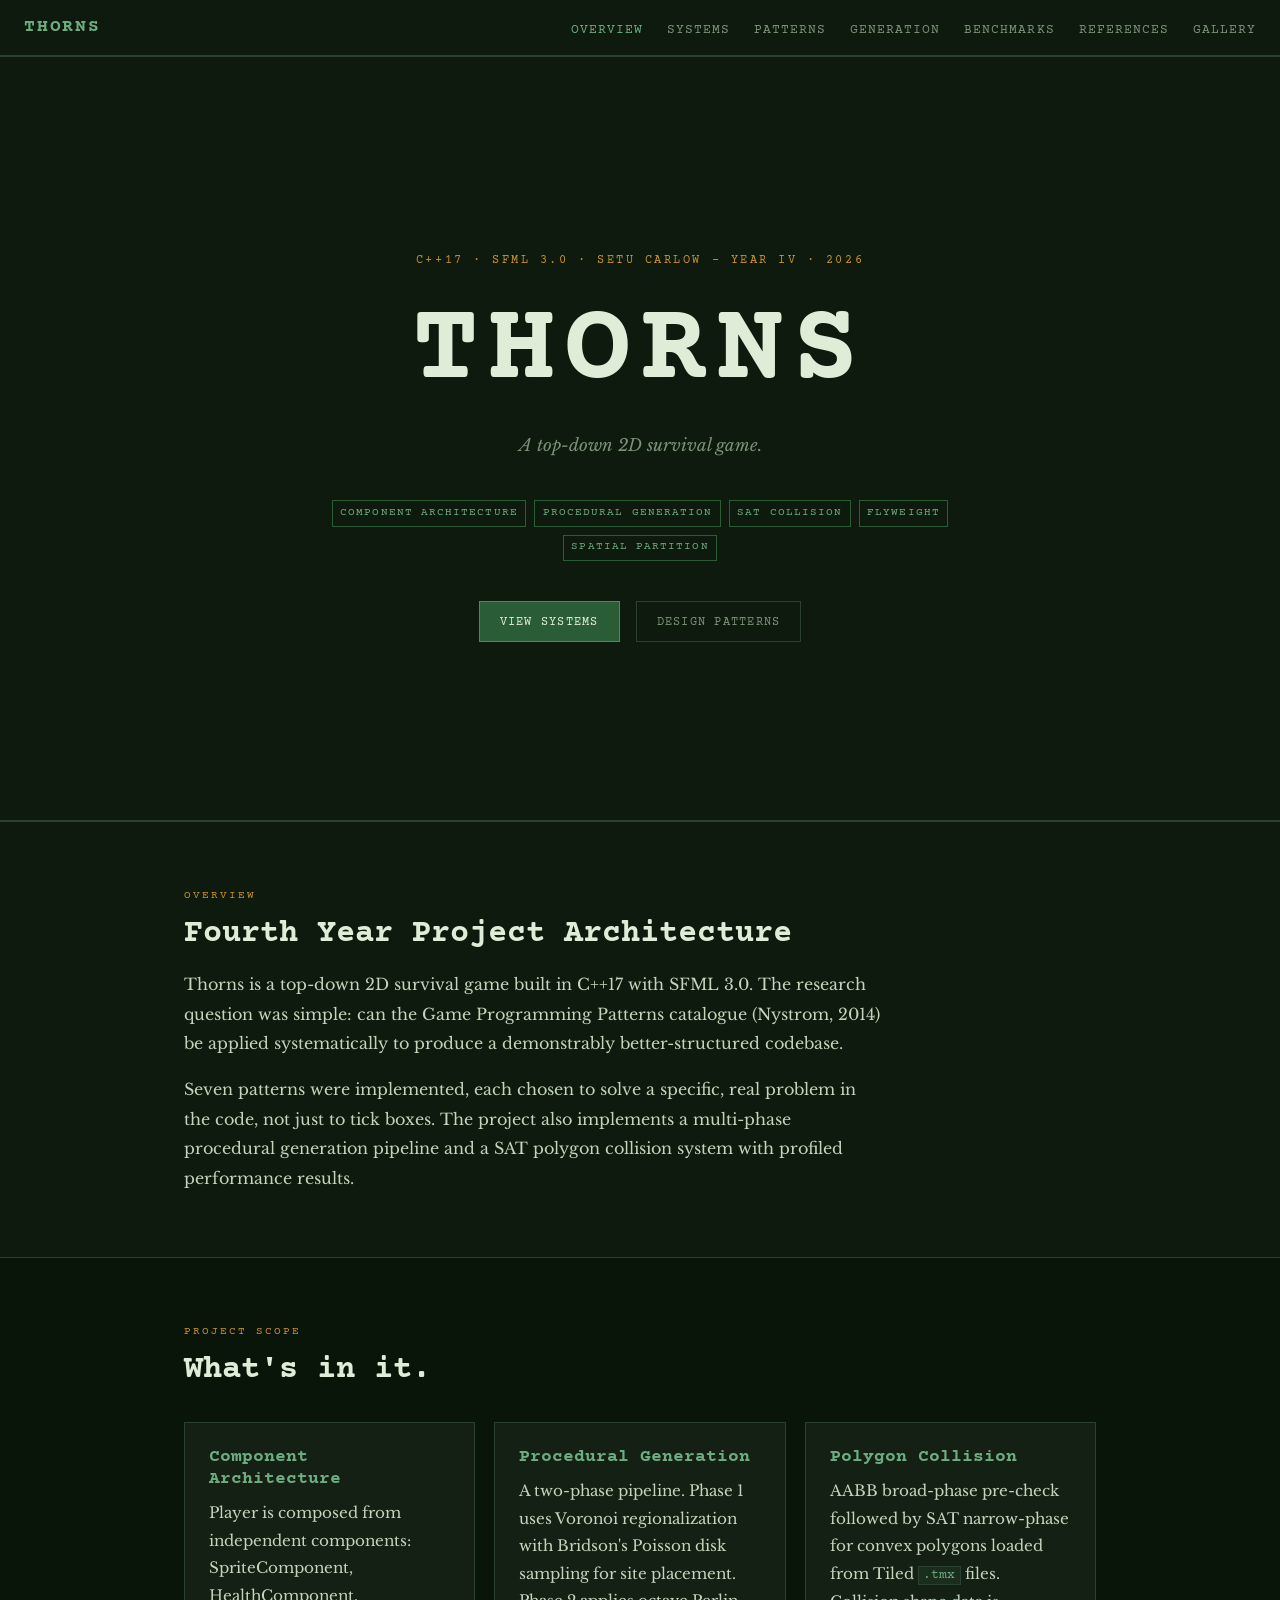
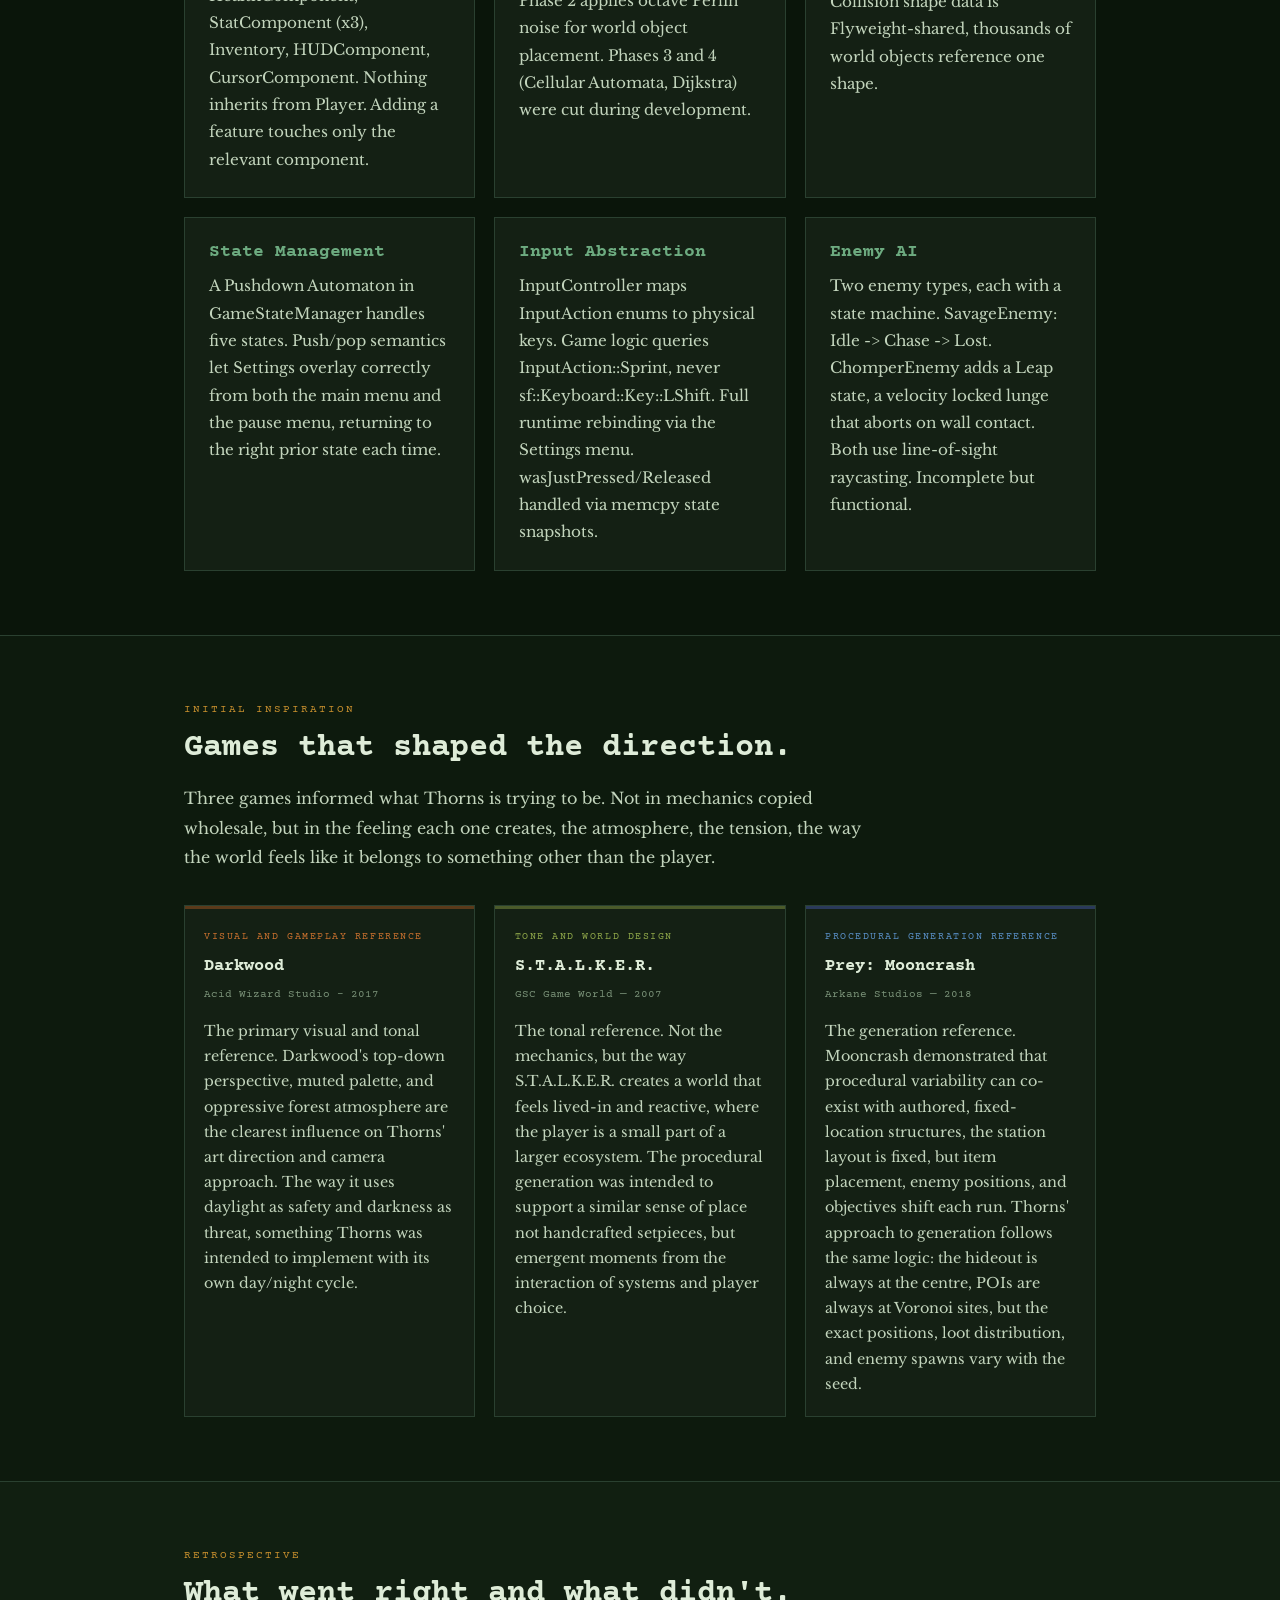
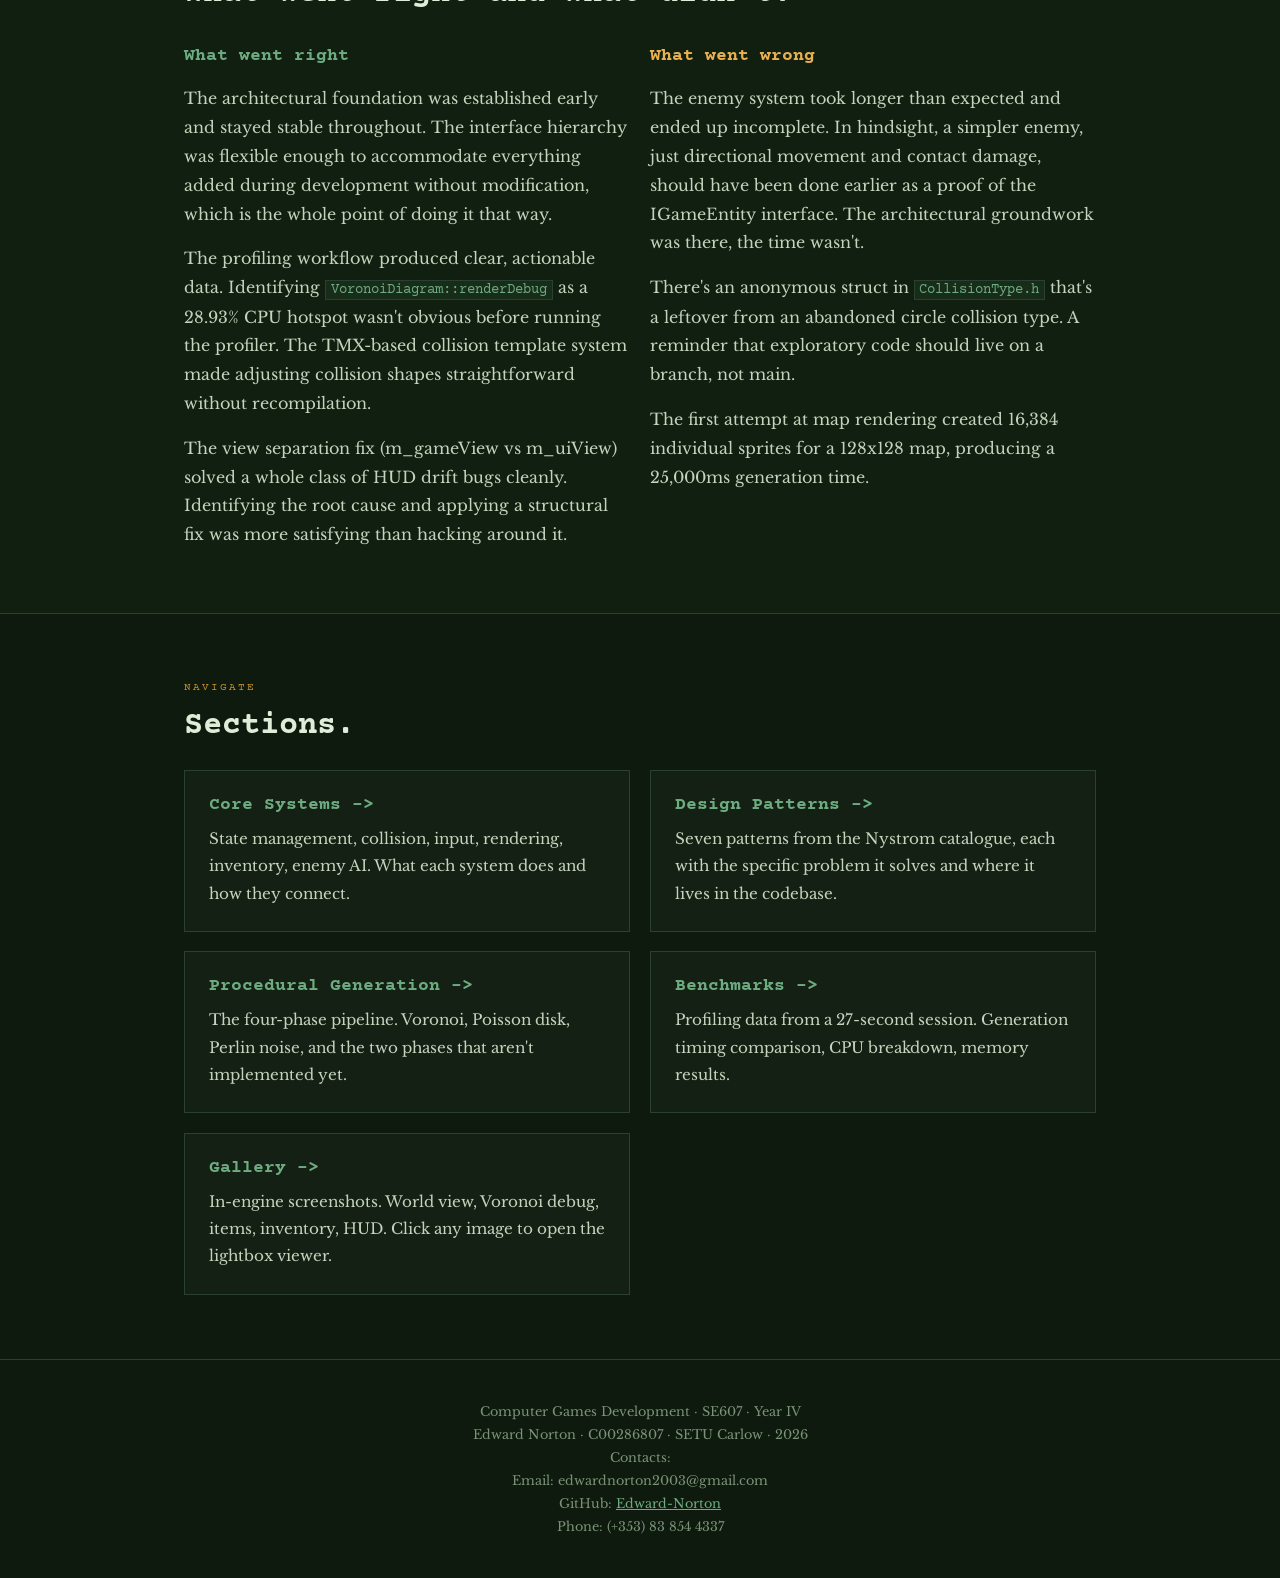
<file: Website/index.html>
<!DOCTYPE HTML>
<html lang="en">
<head>
    <title>THORNS — C++17 Survival Game</title>
    <meta charset="utf-8" />
    <meta name="viewport" content="width=device-width, initial-scale=1, user-scalable=no" />
    <link rel="preconnect" href="https://fonts.googleapis.com">
    <link href="https://fonts.googleapis.com/css2?family=Courier+Prime:ital,wght@0,400;0,700;1,400&family=Libre+Baskerville:ital,wght@0,400;0,700;1,400&display=swap" rel="stylesheet">
    <link rel="stylesheet" href="styles.css">
    <style>
        #hero {
            min-height: 85vh;
            display: flex;
            align-items: center;
            justify-content: center;
            text-align: center;
            padding: 5rem 1.5rem 4rem;
            border-bottom: 1px solid var(--border);
        }

        .hero-inner { max-width: 720px; }

        .hero-label {
            font-family: 'Courier Prime', monospace;
            font-size: 0.72rem;
            letter-spacing: 0.22em;
            text-transform: uppercase;
            color: var(--amber);
            margin-bottom: 1.5rem;
            display: block;
        }

        .hero-title {
            font-family: 'Courier Prime', monospace;
            font-size: clamp(3.5rem, 12vw, 7rem);
            font-weight: 700;
            color: var(--text-head);
            letter-spacing: 0.08em;
            line-height: 1;
            margin-bottom: 1.5rem;
        }

        .hero-sub {
            font-size: 1.05rem;
            font-style: italic;
            color: var(--text-dim);
            margin-bottom: 2.5rem;
            line-height: 1.7;
        }

        .hero-tags {
            display: flex;
            flex-wrap: wrap;
            gap: 0.5rem;
            justify-content: center;
            margin-bottom: 2.5rem;
        }

        .tag {
            font-family: 'Courier Prime', monospace;
            font-size: 0.67rem;
            letter-spacing: 0.1em;
            text-transform: uppercase;
            color: var(--text-dim);
            border: 1px solid var(--border);
            padding: 0.25em 0.7em;
        }

        .tag.green { color: var(--green-light); border-color: var(--green-dim); }
        .tag.amber { color: var(--amber); border-color: rgba(200,144,46,0.4); }

        .hero-btns {
            display: flex;
            gap: 1rem;
            justify-content: center;
            flex-wrap: wrap;
        }

        .btn {
            font-family: 'Courier Prime', monospace;
            font-size: 0.78rem;
            letter-spacing: 0.1em;
            text-transform: uppercase;
            text-decoration: none;
            padding: 0.65em 1.6em;
            border: 1px solid;
            display: inline-block;
        }

        .btn-primary {
            background: var(--green-dim);
            border-color: var(--green);
            color: var(--text-head);
        }

        .btn-primary:hover {
            background: var(--green);
            color: var(--bg);
            text-decoration: none;
        }

        .btn-outline {
            background: transparent;
            border-color: var(--border);
            color: var(--text-dim);
        }

        .btn-outline:hover {
            border-color: var(--green);
            color: var(--green-light);
            text-decoration: none;
        }

        /* Quick intro note */
        .honest-note {
            background: var(--card);
            border-left: 3px solid var(--amber);
            padding: 1rem 1.2rem;
            font-size: 0.92rem;
            color: var(--text-dim);
            font-style: italic;
            margin-top: 2rem;
            line-height: 1.7;
        }

        /* Stat strip */
        .stat-strip {
            display: grid;
            grid-template-columns: repeat(4, 1fr);
            border-top: 1px solid var(--border);
            border-left: 1px solid var(--border);
        }

        .stat-item {
            padding: 1.5rem 1.2rem;
            border-right: 1px solid var(--border);
            border-bottom: 1px solid var(--border);
            text-align: center;
        }

        .stat-num {
            font-family: 'Courier Prime', monospace;
            font-size: 1.8rem;
            font-weight: 700;
            color: var(--green-light);
            display: block;
            line-height: 1;
            margin-bottom: 0.3rem;
        }

        .stat-label {
            font-family: 'Courier Prime', monospace;
            font-size: 0.63rem;
            letter-spacing: 0.12em;
            text-transform: uppercase;
            color: var(--text-dim);
        }

        @media (max-width: 700px) {
            .stat-strip { grid-template-columns: 1fr 1fr; }
        }

        /* ===== INSPIRATION SECTION ===== */

        .inspo-grid {
            display: grid;
            grid-template-columns: repeat(3, 1fr);
            gap: 1.2rem;
            margin-top: 2rem;
        }

        @media (max-width: 800px) { .inspo-grid { grid-template-columns: 1fr; } }

        .inspo-card {
            border: 1px solid var(--border);
            background: var(--card);
            position: relative;
            overflow: hidden;
        }

        /* Coloured top bar per game */
        .inspo-card::before {
            content: '';
            display: block;
            height: 3px;
        }

        .inspo-card.darkwood::before  { background: #5a3a1a; }
        .inspo-card.stalker::before   { background: #4a5a2a; }
        .inspo-card.mooncrash::before { background: #2a3a5a; }

        .inspo-head {
            padding: 1.2rem 1.2rem 0;
        }

        .inspo-label {
            font-family: 'Courier Prime', monospace;
            font-size: 0.6rem;
            letter-spacing: 0.16em;
            text-transform: uppercase;
            color: var(--text-dim);
            margin-bottom: 0.4rem;
            display: block;
        }

        .inspo-card.darkwood  .inspo-label { color: #c8702e; }
        .inspo-card.stalker   .inspo-label { color: #90a84a; }
        .inspo-card.mooncrash .inspo-label { color: #5a90c8; }

        .inspo-title {
            font-family: 'Courier Prime', monospace;
            font-size: 1.05rem;
            font-weight: 700;
            color: var(--text-head);
            margin-bottom: 0.2rem;
        }

        .inspo-year {
            font-family: 'Courier Prime', monospace;
            font-size: 0.68rem;
            color: var(--text-dim);
        }

        .inspo-body {
            padding: 0.9rem 1.2rem 1.2rem;
            font-size: 0.9rem;
            color: var(--text);
            line-height: 1.75;
        }

        .inspo-footer {
            border-top: 1px solid var(--border);
            padding: 0.7rem 1.2rem;
            display: flex;
            gap: 0.4rem;
            flex-wrap: wrap;
        }
    </style>
</head>
<body>

<nav>
    <a class="nav-logo" href="index.html">THORNS</a>
    <ul class="nav-links">
        <li><a href="index.html" class="active">Overview</a></li>
        <li><a href="systems.html">Systems</a></li>
        <li><a href="patterns.html">Patterns</a></li>
        <li><a href="generation.html">Generation</a></li>
        <li><a href="benchmarks.html">Benchmarks</a></li>
        <li><a href="references.html">References</a></li>
        <li><a href="gallery.html">Gallery</a></li>
    </ul>
    <button class="nav-menu-toggle" aria-label="Toggle navigation">
        <span></span><span></span><span></span>
    </button>
</nav>

<!-- HERO -->
<section id="hero">
    <div class="hero-inner">
        <span class="hero-label">C++17 · SFML 3.0 · SETU Carlow - Year IV · 2026</span>
        <h1 class="hero-title">THORNS</h1>
        <p class="hero-sub">A top-down 2D survival game.</p>
        <div class="hero-tags">
            <span class="tag green">Component Architecture</span>
            <span class="tag green">Procedural Generation</span>
            <span class="tag green">SAT Collision</span>
            <span class="tag green">Flyweight</span>
            <span class="tag green">Spatial Partition</span>
        </div>
        <div class="hero-btns">
            <a href="systems.html" class="btn btn-primary">View Systems</a>
            <a href="patterns.html" class="btn btn-outline">Design Patterns</a>
        </div>
    </div>
</section>

<!-- WHAT IT IS -->
<section>
    <div class="container">
        <div class="reveal">
            <div class="section-label">Overview</div>
            <h2 class="section-title">Fourth Year Project Architecture</h2>
            <p class="section-body">
                Thorns is a top-down 2D survival game built in C++17 with SFML 3.0. The research question
                was simple: can the Game Programming Patterns catalogue (Nystrom, 2014) be applied
                systematically to produce a demonstrably better-structured codebase.
            </p>
            <p class="section-body">
                Seven patterns were implemented, each chosen to solve a specific, real problem in the code,
                not just to tick boxes. The project also implements a multi-phase procedural generation
                pipeline and a SAT polygon collision system with profiled performance results.
            </p>
        </div>
    </div>
</section>

<!-- OVERVIEW CARDS -->
<section class="alt">
    <div class="container">
        <div class="reveal">
            <div class="section-label">Project scope</div>
            <h2 class="section-title">What's in it.</h2>
        </div>

        <div class="grid-3 reveal">
            <div class="card">
                <h3>Component Architecture</h3>
                <p>Player is composed from independent components: SpriteComponent, HealthComponent, StatComponent (x3), Inventory, HUDComponent, CursorComponent. Nothing inherits from Player. Adding a feature touches only the relevant component.</p>
            </div>
            <div class="card">
                <h3>Procedural Generation</h3>
                <p>A two-phase pipeline. Phase 1 uses Voronoi regionalization with Bridson's Poisson disk sampling for site placement. Phase 2 applies octave Perlin noise for world object placement. Phases 3 and 4 (Cellular Automata, Dijkstra) were cut during development.</p>
            </div>
            <div class="card">
                <h3>Polygon Collision</h3>
                <p>AABB broad-phase pre-check followed by SAT narrow-phase for convex polygons loaded from Tiled <code>.tmx</code> files. Collision shape data is Flyweight-shared, thousands of world objects reference one shape.</p>
            </div>
        </div>

        <div class="grid-3 reveal" style="margin-top: 1.2rem;">
            <div class="card">
                <h3>State Management</h3>
                <p>A Pushdown Automaton in GameStateManager handles five states. Push/pop semantics let Settings overlay correctly from both the main menu and the pause menu, returning to the right prior state each time.</p>
            </div>
            <div class="card">
                <h3>Input Abstraction</h3>
                <p>InputController maps InputAction enums to physical keys. Game logic queries InputAction::Sprint, never sf::Keyboard::Key::LShift. Full runtime rebinding via the Settings menu. wasJustPressed/Released handled via memcpy state snapshots.</p>
            </div>
            <div class="card">
                <h3>Enemy AI</h3>
                <p>Two enemy types, each with a state machine. SavageEnemy: Idle -> Chase -> Lost. ChomperEnemy adds a Leap state, a velocity locked lunge that aborts on wall contact. Both use line-of-sight raycasting. Incomplete but functional.</p>
            </div>
        </div>
    </div>
</section>

<!-- INSPIRATION -->
<section>
    <div class="container">
        <div class="reveal">
            <div class="section-label">Initial inspiration</div>
            <h2 class="section-title">Games that shaped the direction.</h2>
            <p class="section-body">
                Three games informed what Thorns is trying to be. Not in mechanics copied wholesale,
                but in the feeling each one creates, the atmosphere, the tension, the way the world
                feels like it belongs to something other than the player.
            </p>
        </div>

        <div class="inspo-grid reveal">

            <!-- Darkwood -->
            <div class="inspo-card darkwood">
                <div class="inspo-head">
                    <span class="inspo-label">Visual and gameplay reference</span>
                    <div class="inspo-title">Darkwood</div>
                    <div class="inspo-year">Acid Wizard Studio - 2017</div>
                </div>
                <div class="inspo-body">
                    The primary visual and tonal reference. Darkwood's top-down perspective, muted palette,
                    and oppressive forest atmosphere are the clearest influence on Thorns' art direction
                    and camera approach. The way it uses daylight as safety and darkness as threat,
                    something Thorns was intended to implement with its own day/night cycle.
                </div>
            </div>

            <!-- STALKER -->
            <div class="inspo-card stalker">
                <div class="inspo-head">
                    <span class="inspo-label">Tone and world design</span>
                    <div class="inspo-title">S.T.A.L.K.E.R.</div>
                    <div class="inspo-year">GSC Game World — 2007</div>
                </div>
                <div class="inspo-body">
                    The tonal reference. Not the mechanics, but the way S.T.A.L.K.E.R. creates a world that feels lived-in and reactive, 
                    where the player is a small part of a larger ecosystem.
                    The procedural generation was intended to support a similar sense of place
                    not handcrafted setpieces, 
                    but emergent moments from the interaction of systems and player choice.
                </div>
            </div>

            <!-- Prey: Mooncrash -->
            <div class="inspo-card mooncrash">
                <div class="inspo-head">
                    <span class="inspo-label">Procedural generation reference</span>
                    <div class="inspo-title">Prey: Mooncrash</div>
                    <div class="inspo-year">Arkane Studios — 2018</div>
                </div>
                <div class="inspo-body">
                    The generation reference. Mooncrash demonstrated that procedural variability can co-exist
                    with authored, fixed-location structures, the station layout is fixed, but item placement,
                    enemy positions, and objectives shift each run. Thorns' approach to generation follows the
                    same logic: the hideout is always at the centre, POIs are always at Voronoi sites,
                    but the exact positions, loot distribution, and enemy spawns vary with the seed.
                </div>
            </div>

        </div>
    </div>
</section>

<!-- WHAT WENT RIGHT / WRONG -->
<section class="mid">
    <div class="container">
        <div class="reveal">
            <div class="section-label">Retrospective</div>
            <h2 class="section-title">What went right and what didn't.</h2>
        </div>

        <div class="grid-2 reveal">
            <div>
                <h3 style="color: var(--green-light); margin-bottom: 1rem;">What went right</h3>
                <p>The architectural foundation was established early and stayed stable throughout. The interface hierarchy was flexible enough to accommodate everything added during development without modification, which is the whole point of doing it that way.</p>
                <p>The profiling workflow produced clear, actionable data. Identifying <code>VoronoiDiagram::renderDebug</code> as a 28.93% CPU hotspot wasn't obvious before running the profiler. The TMX-based collision template system made adjusting collision shapes straightforward without recompilation.</p>
                <p>The view separation fix (m_gameView vs m_uiView) solved a whole class of HUD drift bugs cleanly. Identifying the root cause and applying a structural fix was more satisfying than hacking around it.</p>
            </div>
            <div>
                <h3 style="color: var(--amber-light); margin-bottom: 1rem;">What went wrong</h3>
                <p>The enemy system took longer than expected and ended up incomplete. In hindsight, a simpler enemy, just directional movement and contact damage, should have been done earlier as a proof of the IGameEntity interface. The architectural groundwork was there, the time wasn't.</p>
                <p>There's an anonymous struct in <code>CollisionType.h</code> that's a leftover from an abandoned circle collision type. A reminder that exploratory code should live on a branch, not main.</p>
                <p>The first attempt at map rendering created 16,384 individual sprites for a 128x128 map, producing a 25,000ms generation time.
            </div>
        </div>
    </div>
</section>

<!-- QUICK LINKS -->
<section>
    <div class="container">
        <div class="reveal">
            <div class="section-label">Navigate</div>
            <h2 class="section-title">Sections.</h2>
        </div>
        <div class="grid-2 reveal" style="margin-top: 1.5rem;">
            <a href="systems.html" style="text-decoration: none;">
                <div class="card" style="cursor: pointer;">
                    <h3>Core Systems -></h3>
                    <p>State management, collision, input, rendering, inventory, enemy AI. What each system does and how they connect.</p>
                </div>
            </a>
            <a href="patterns.html" style="text-decoration: none;">
                <div class="card" style="cursor: pointer;">
                    <h3>Design Patterns -></h3>
                    <p>Seven patterns from the Nystrom catalogue, each with the specific problem it solves and where it lives in the codebase.</p>
                </div>
            </a>
            <a href="generation.html" style="text-decoration: none;">
                <div class="card" style="cursor: pointer;">
                    <h3>Procedural Generation -></h3>
                    <p>The four-phase pipeline. Voronoi, Poisson disk, Perlin noise, and the two phases that aren't implemented yet.</p>
                </div>
            </a>
            <a href="benchmarks.html" style="text-decoration: none;">
                <div class="card" style="cursor: pointer;">
                    <h3>Benchmarks -></h3>
                    <p>Profiling data from a 27-second session. Generation timing comparison, CPU breakdown, memory results.</p>
                </div>
            </a>
            <a href="gallery.html" style="text-decoration: none;">
                <div class="card" style="cursor: pointer;">
                    <h3>Gallery -></h3>
                    <p>In-engine screenshots. World view, Voronoi debug, items, inventory, HUD. Click any image to open the lightbox viewer.</p>
                </div>
            </a>
        </div>
    </div>
</section>

<!-- FOOTER -->
<footer>
    <div class="footer-meta">
        Computer Games Development · SE607 · Year IV<br>
        Edward Norton · C00286807 · SETU Carlow · 2026<br>
        Contacts:<br> 
        Email: edwardnorton2003@gmail.com <br>
        GitHub: <a href="https://github.com/Edward-Norton">Edward-Norton</a> <br>
        Phone: (+353) 83 854 4337
    </div>
</footer>

<script src="main.js"></script>
</body>
</html>
</file>
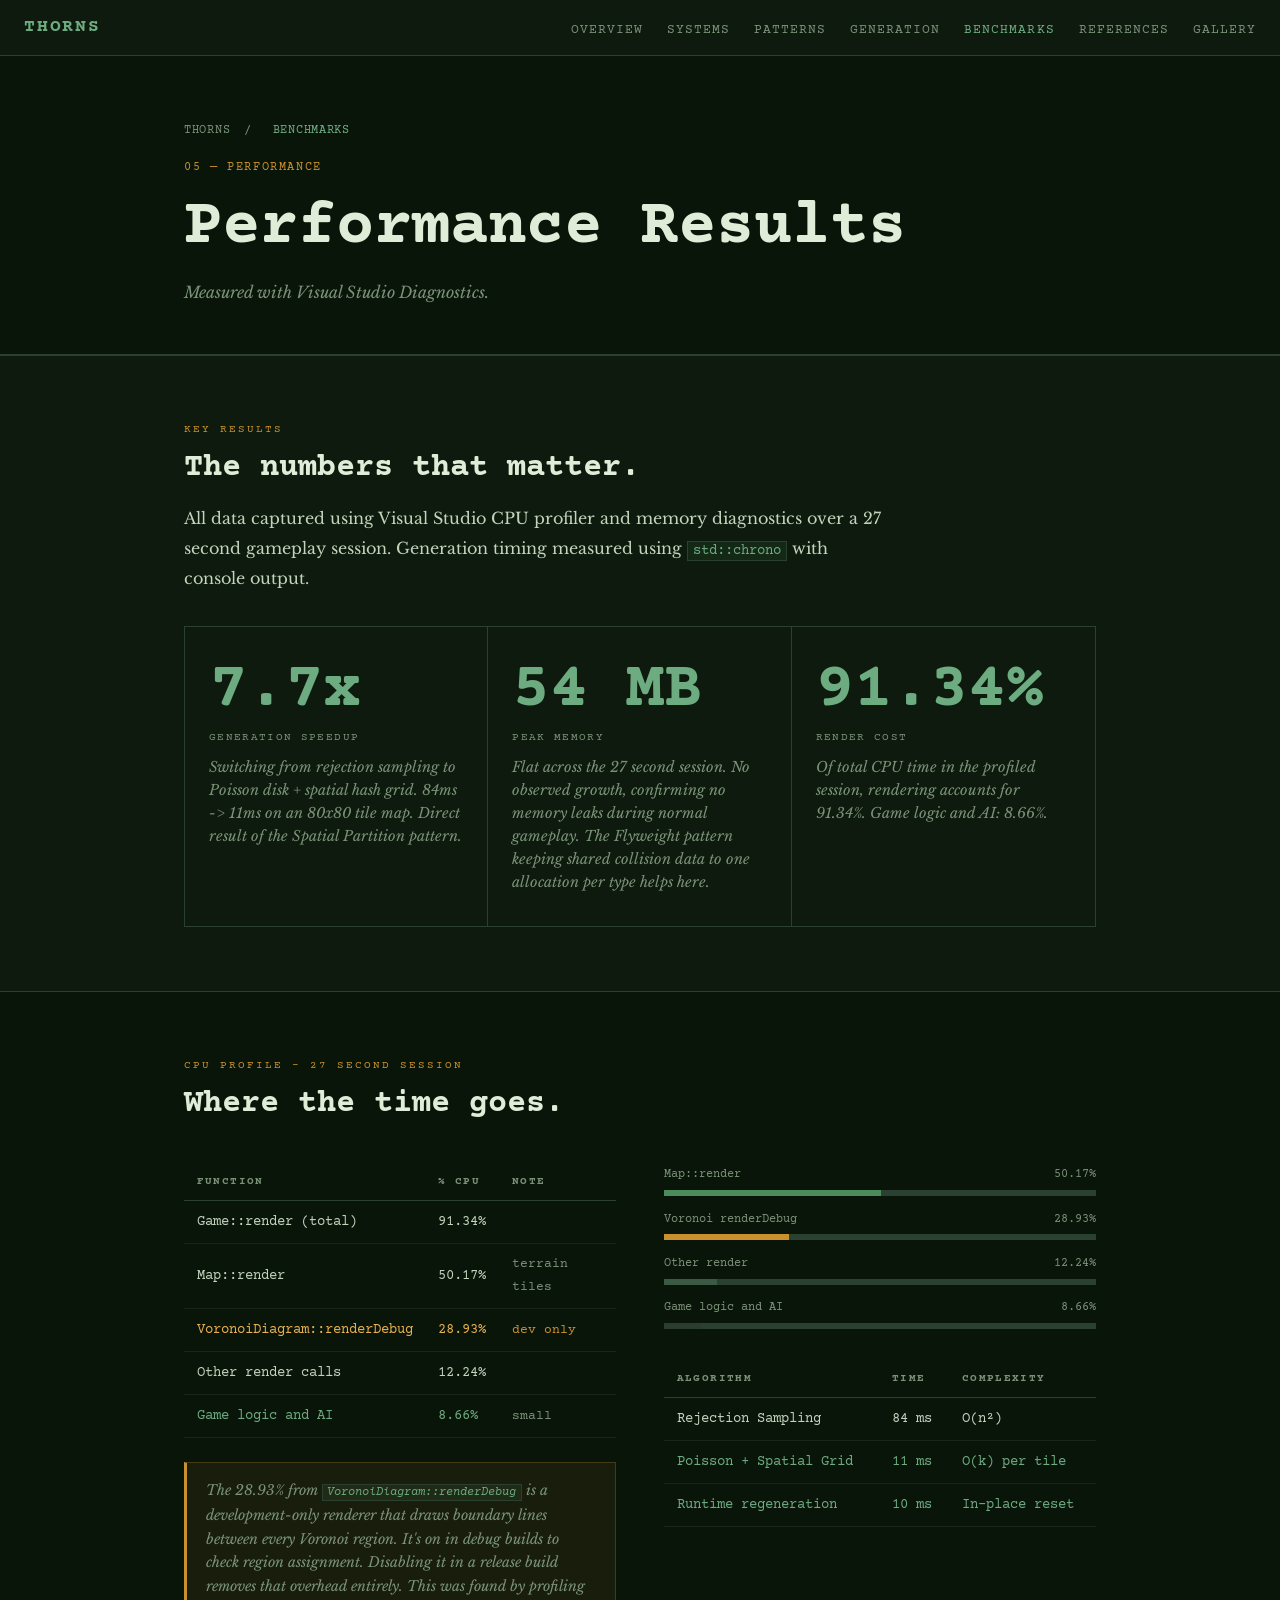
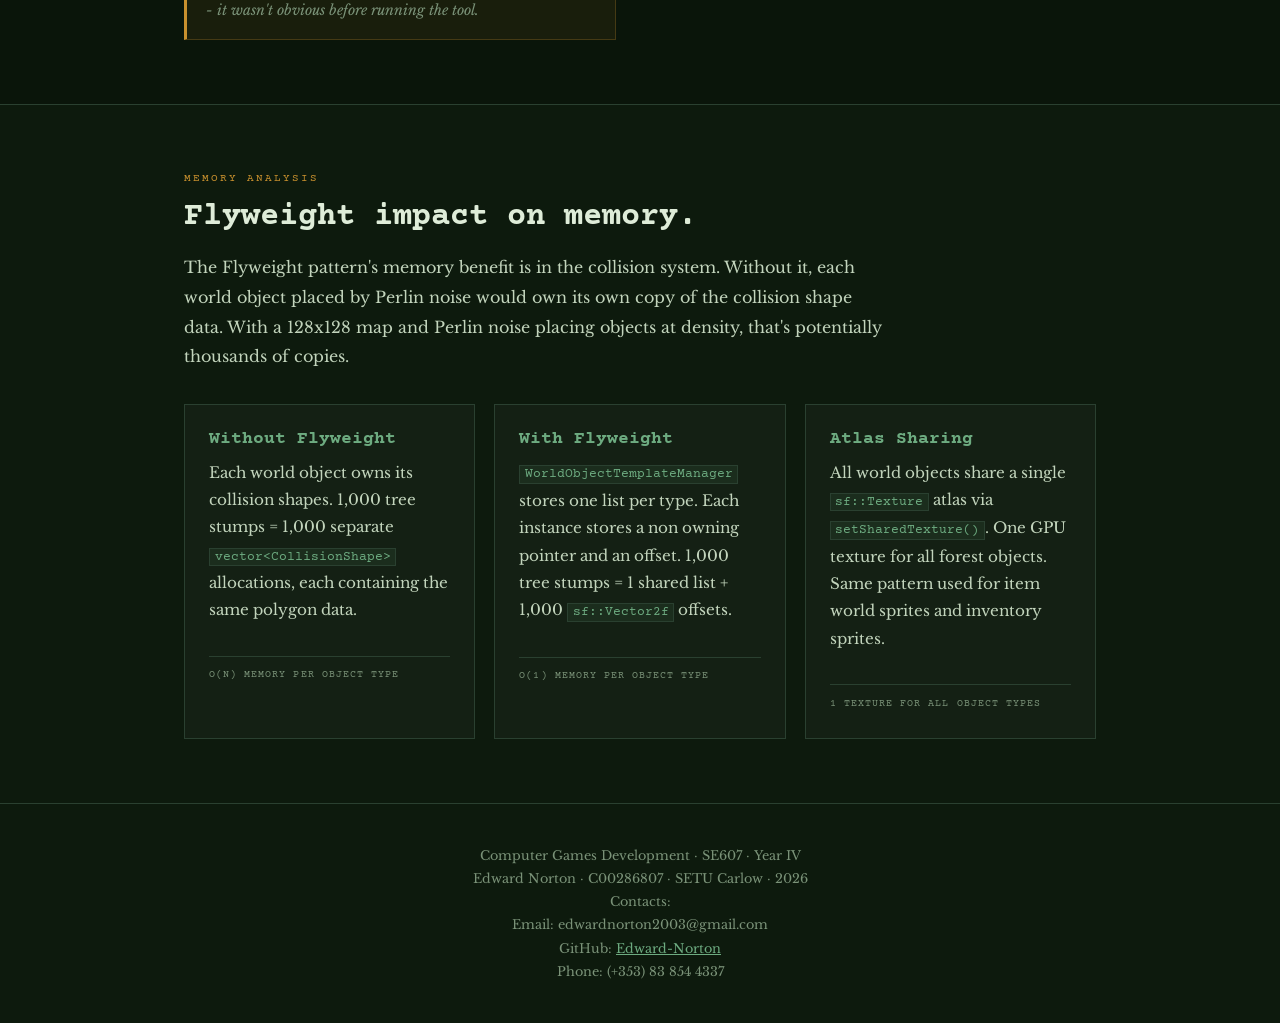
<file: Website/benchmarks.html>
<!DOCTYPE HTML>
<html lang="en">
<head>
    <title>THORNS — Benchmarks</title>
    <meta charset="utf-8" />
    <meta name="viewport" content="width=device-width, initial-scale=1, user-scalable=no" />
    <link rel="preconnect" href="https://fonts.googleapis.com">
    <link href="https://fonts.googleapis.com/css2?family=Courier+Prime:ital,wght@0,400;0,700;1,400&family=Libre+Baskerville:ital,wght@0,400;0,700;1,400&display=swap" rel="stylesheet">
    <link rel="stylesheet" href="styles.css">
    <style>
        .big-number {
            font-family: 'Courier Prime', monospace;
            font-size: clamp(2.5rem, 6vw, 4rem);
            font-weight: 700;
            color: var(--green-light);
            line-height: 1;
            display: block;
        }

        .big-number-label {
            font-family: 'Courier Prime', monospace;
            font-size: 0.7rem;
            letter-spacing: 0.12em;
            text-transform: uppercase;
            color: var(--text-dim);
            margin-top: 0.3rem;
            display: block;
        }

        .big-number-desc {
            font-size: 0.9rem;
            color: var(--text-dim);
            font-style: italic;
            margin-top: 0.5rem;
            line-height: 1.6;
        }

        .numbers-row {
            display: grid;
            grid-template-columns: repeat(3, 1fr);
            gap: 0;
            border: 1px solid var(--border);
            margin-top: 2rem;
        }

        .number-item {
            padding: 2rem 1.5rem;
            border-right: 1px solid var(--border);
        }

        .number-item:last-child { border-right: none; }

        .hotspot-note {
            background: rgba(200,144,46,0.08);
            border: 1px solid rgba(200,144,46,0.25);
            border-left: 3px solid var(--amber);
            padding: 1rem 1.2rem;
            font-size: 0.88rem;
            color: var(--text-dim);
            font-style: italic;
            margin-top: 1.5rem;
            line-height: 1.7;
        }

        .bench-layout {
            display: grid;
            grid-template-columns: 1fr 1fr;
            gap: 3rem;
            margin-top: 2.5rem;
        }

        @media (max-width: 800px) {
            .bench-layout { grid-template-columns: 1fr; gap: 2rem; }
            .numbers-row { grid-template-columns: 1fr; }
            .number-item { border-right: none; border-bottom: 1px solid var(--border); }
            .number-item:last-child { border-bottom: none; }
        }
    </style>
</head>
<body>

<nav>
    <a class="nav-logo" href="index.html">THORNS</a>
    <ul class="nav-links">
        <li><a href="index.html">Overview</a></li>
        <li><a href="systems.html">Systems</a></li>
        <li><a href="patterns.html">Patterns</a></li>
        <li><a href="generation.html">Generation</a></li>
        <li><a href="benchmarks.html" class="active">Benchmarks</a></li>
        <li><a href="references.html">References</a></li>
        <li><a href="gallery.html">Gallery</a></li>
    </ul>
    <button class="nav-menu-toggle" aria-label="Toggle navigation">
        <span></span><span></span><span></span>
    </button>
</nav>

<div class="page-header alt">
    <div class="container">
        <div class="breadcrumb">
            <a href="index.html">THORNS</a>
            <span>/</span>
            <span class="current">Benchmarks</span>
        </div>
        <div class="page-header-label">05 — Performance</div>
        <h1>Performance Results</h1>
        <p class="subtitle">Measured with Visual Studio Diagnostics.</p>
    </div>
</div>

<!-- KEY NUMBERS -->
<section>
    <div class="container">
        <div class="reveal">
            <div class="section-label">Key results</div>
            <h2 class="section-title">The numbers that matter.</h2>
            <p class="section-body">
                All data captured using Visual Studio CPU profiler and memory diagnostics over a 27 second
                gameplay session. Generation timing measured using <code>std::chrono</code> with console output.
            </p>
        </div>

        <div class="numbers-row reveal">
            <div class="number-item">
                <span class="big-number">7.7x</span>
                <span class="big-number-label">Generation speedup</span>
                <p class="big-number-desc">Switching from rejection sampling to Poisson disk + spatial hash grid. 84ms -> 11ms on an 80x80 tile map. Direct result of the Spatial Partition pattern.</p>
            </div>
            <div class="number-item">
                <span class="big-number">54 MB</span>
                <span class="big-number-label">Peak memory</span>
                <p class="big-number-desc">Flat across the 27 second session. No observed growth, confirming no memory leaks during normal gameplay. The Flyweight pattern keeping shared collision data to one allocation per type helps here.</p>
            </div>
            <div class="number-item">
                <span class="big-number">91.34%</span>
                <span class="big-number-label">Render cost</span>
                <p class="big-number-desc">Of total CPU time in the profiled session, rendering accounts for 91.34%. Game logic and AI: 8.66%.</p>
            </div>
        </div>
    </div>
</section>

<!-- CPU BREAKDOWN -->
<section class="alt">
    <div class="container">
        <div class="reveal">
            <div class="section-label">CPU profile - 27 second session</div>
            <h2 class="section-title">Where the time goes.</h2>
        </div>

        <div class="bench-layout reveal">
            <div>
                <table class="data-table">
                    <thead>
                        <tr>
                            <th>Function</th>
                            <th>% CPU</th>
                            <th>Note</th>
                        </tr>
                    </thead>
                    <tbody>
                        <tr><td>Game::render (total)</td><td>91.34%</td><td style="color:var(--text-dim);font-size:0.8rem;"></td></tr>
                        <tr><td>Map::render</td><td>50.17%</td><td style="color:var(--text-dim);font-size:0.8rem;">terrain tiles</td></tr>
                        <tr class="amber-row"><td>VoronoiDiagram::renderDebug</td><td>28.93%</td><td style="color:var(--amber);font-size:0.8rem;">dev only</td></tr>
                        <tr><td>Other render calls</td><td>12.24%</td><td style="color:var(--text-dim);font-size:0.8rem;"></td></tr>
                        <tr class="highlight"><td>Game logic and AI</td><td>8.66%</td><td style="color:var(--text-dim);font-size:0.8rem;">small</td></tr>
                    </tbody>
                </table>

                <div class="hotspot-note">
                    The 28.93% from <code>VoronoiDiagram::renderDebug</code> is a development-only renderer
                    that draws boundary lines between every Voronoi region. It's on in debug builds to check
                    region assignment. Disabling it in a release build removes that overhead entirely.
                    This was found by profiling - it wasn't obvious before running the tool.
                </div>
            </div>

            <div>
                <div class="bar-wrap">
                    <div class="bar-item">
                        <div class="bar-label"><span>Map::render</span><span>50.17%</span></div>
                        <div class="bar-track"><div class="bar-fill" style="width:50.17%"></div></div>
                    </div>
                    <div class="bar-item">
                        <div class="bar-label"><span>Voronoi renderDebug</span><span>28.93%</span></div>
                        <div class="bar-track"><div class="bar-fill amber" style="width:28.93%"></div></div>
                    </div>
                    <div class="bar-item">
                        <div class="bar-label"><span>Other render</span><span>12.24%</span></div>
                        <div class="bar-track"><div class="bar-fill dim" style="width:12.24%"></div></div>
                    </div>
                    <div class="bar-item">
                        <div class="bar-label"><span>Game logic and AI</span><span>8.66%</span></div>
                        <div class="bar-track"><div class="bar-fill faint" style="width:8.66%"></div></div>
                    </div>
                </div>

                <div style="margin-top: 2rem;">
                    <table class="data-table">
                        <thead>
                            <tr>
                                <th>Algorithm</th>
                                <th>Time</th>
                                <th>Complexity</th>
                            </tr>
                        </thead>
                        <tbody>
                            <tr><td>Rejection Sampling</td><td>84 ms</td><td>O(n²)</td></tr>
                            <tr class="highlight"><td>Poisson + Spatial Grid</td><td>11 ms</td><td>O(k) per tile</td></tr>
                            <tr class="highlight"><td>Runtime regeneration</td><td>10 ms</td><td>In-place reset</td></tr>
                        </tbody>
                    </table>
                </div>
            </div>
        </div>
    </div>
</section>

<!-- FLYWEIGHT MEMORY -->
<section>
    <div class="container">
        <div class="reveal">
            <div class="section-label">Memory analysis</div>
            <h2 class="section-title">Flyweight impact on memory.</h2>
            <p class="section-body">
                The Flyweight pattern's memory benefit is in the collision system. Without it,
                each world object placed by Perlin noise would own its own copy of the collision shape data.
                With a 128x128 map and Perlin noise placing objects at density, that's potentially thousands of copies.
            </p>
        </div>

        <div class="grid-3 reveal">
            <div class="card">
                <h3>Without Flyweight</h3>
                <p>Each world object owns its collision shapes. 1,000 tree stumps = 1,000 separate <code>vector&lt;CollisionShape&gt;</code> allocations, each containing the same polygon data.</p>
                <span class="card-tag">O(n) memory per object type</span>
            </div>
            <div class="card">
                <h3>With Flyweight</h3>
                <p><code>WorldObjectTemplateManager</code> stores one list per type. Each instance stores a non owning pointer and an offset. 1,000 tree stumps = 1 shared list + 1,000 <code>sf::Vector2f</code> offsets.</p>
                <span class="card-tag">O(1) memory per object type</span>
            </div>
            <div class="card">
                <h3>Atlas Sharing</h3>
                <p>All world objects share a single <code>sf::Texture</code> atlas via <code>setSharedTexture()</code>. One GPU texture for all forest objects. Same pattern used for item world sprites and inventory sprites.</p>
                <span class="card-tag">1 texture for all object types</span>
            </div>
        </div>
    </div>
</section>

<!-- FOOTER -->
<footer>
    <div class="footer-meta">
        Computer Games Development · SE607 · Year IV<br>
        Edward Norton · C00286807 · SETU Carlow · 2026<br>
        Contacts:<br> 
        Email: edwardnorton2003@gmail.com <br>
        GitHub: <a href="https://github.com/Edward-Norton">Edward-Norton</a> <br>
        Phone: (+353) 83 854 4337
    </div>
</footer>

<script src="main.js"></script>
</body>
</html>
</file>
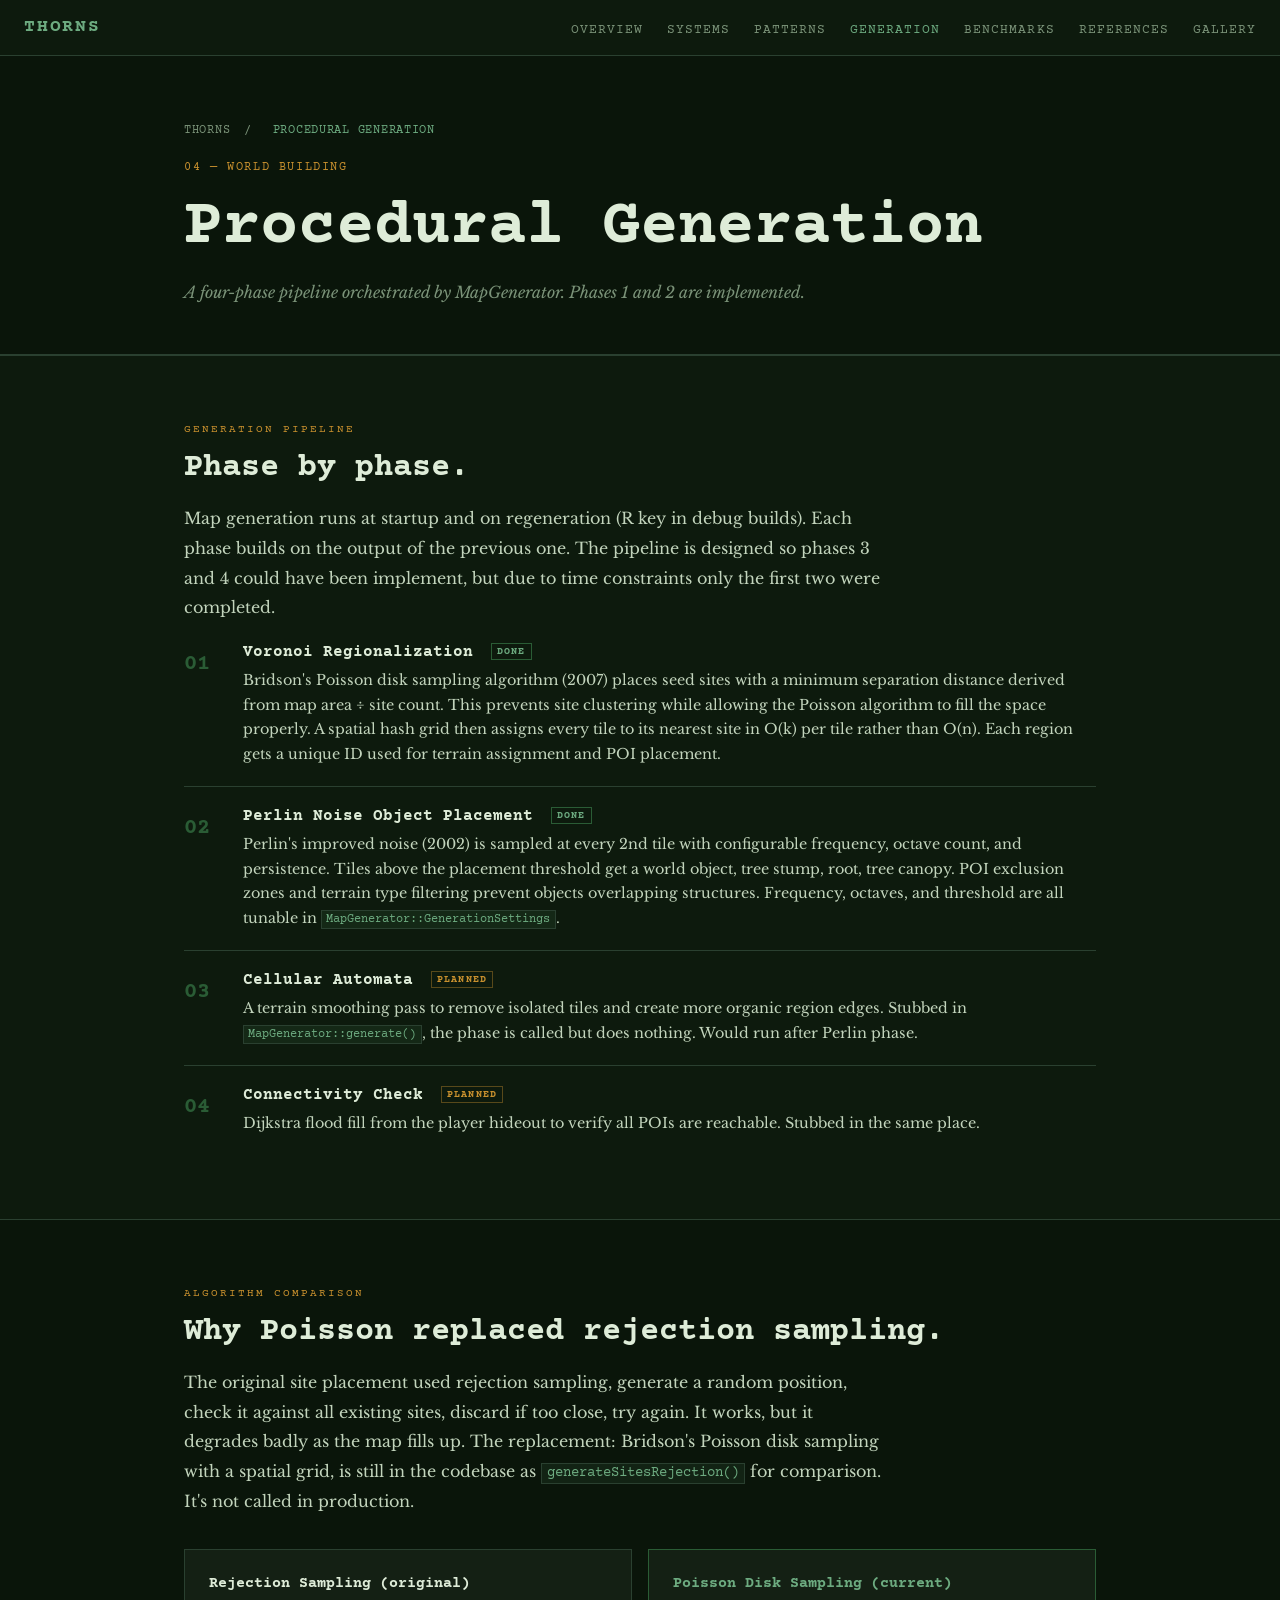
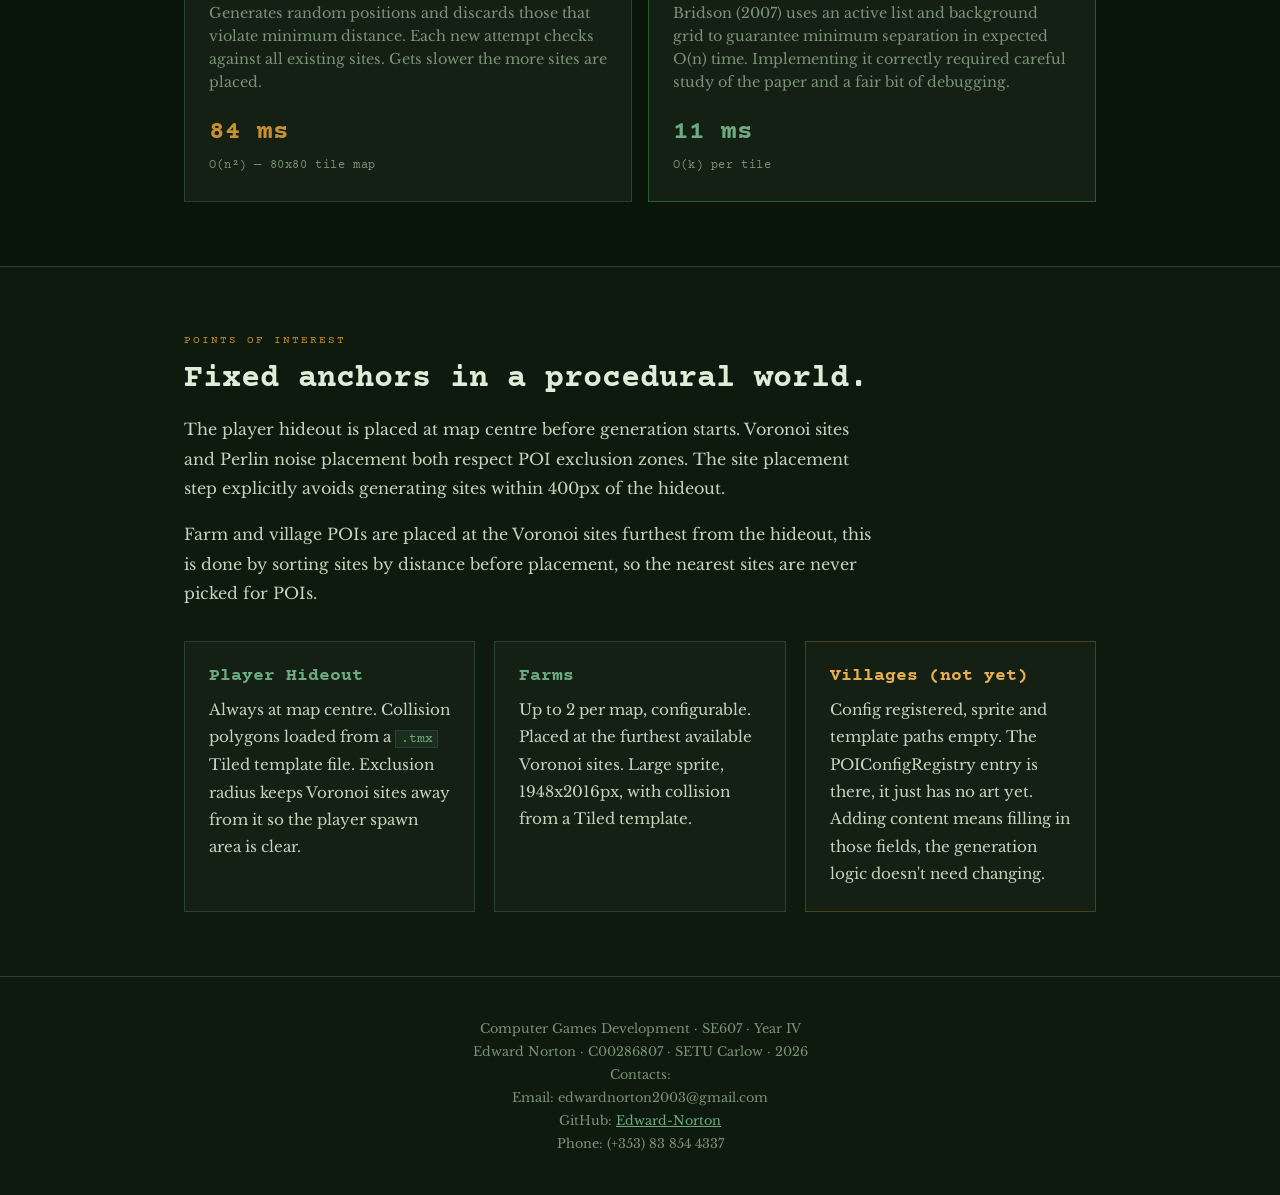
<file: Website/generation.html>
<!DOCTYPE HTML>
<html lang="en">
<head>
    <title>THORNS — Procedural Generation</title>
    <meta charset="utf-8" />
    <meta name="viewport" content="width=device-width, initial-scale=1, user-scalable=no" />
    <link rel="preconnect" href="https://fonts.googleapis.com">
    <link href="https://fonts.googleapis.com/css2?family=Courier+Prime:ital,wght@0,400;0,700;1,400&family=Libre+Baskerville:ital,wght@0,400;0,700;1,400&display=swap" rel="stylesheet">
    <link rel="stylesheet" href="styles.css">
    <style>
        .status-badge {
            display: inline;
            font-family: 'Courier Prime', monospace;
            font-size: 0.65rem;
            letter-spacing: 0.1em;
            text-transform: uppercase;
            padding: 0.15em 0.5em;
            border: 1px solid;
            vertical-align: middle;
            margin-left: 0.5rem;
        }

        .status-badge.done {
            color: var(--green-light);
            border-color: var(--green-dim);
        }

        .status-badge.planned {
            color: var(--amber);
            border-color: rgba(200,144,46,0.4);
        }

        .compare-grid {
            display: grid;
            grid-template-columns: 1fr 1fr;
            gap: 1rem;
            margin-top: 2rem;
        }

        .compare-box {
            border: 1px solid var(--border);
            background: var(--card);
            padding: 1.5rem;
        }

        .compare-box.winner { border-color: var(--green-dim); }

        .compare-box h4 {
            font-family: 'Courier Prime', monospace;
            font-size: 0.95rem;
            margin-bottom: 0.6rem;
            color: var(--text-head);
        }

        .compare-box.winner h4 { color: var(--green-light); }

        .compare-stat {
            font-family: 'Courier Prime', monospace;
            font-size: 1.6rem;
            font-weight: 700;
            margin-top: 0.8rem;
        }

        .compare-box.winner .compare-stat { color: var(--green-light); }
        .compare-box:not(.winner) .compare-stat { color: var(--amber); }

        .compare-note {
            font-size: 0.72rem;
            font-family: 'Courier Prime', monospace;
            color: var(--text-dim);
            letter-spacing: 0.05em;
        }

        @media (max-width: 600px) {
            .compare-grid { grid-template-columns: 1fr; }
        }
    </style>
</head>
<body>

<nav>
    <a class="nav-logo" href="index.html">THORNS</a>
    <ul class="nav-links">
        <li><a href="index.html">Overview</a></li>
        <li><a href="systems.html">Systems</a></li>
        <li><a href="patterns.html">Patterns</a></li>
        <li><a href="generation.html" class="active">Generation</a></li>
        <li><a href="benchmarks.html">Benchmarks</a></li>
        <li><a href="references.html">References</a></li>
        <li><a href="gallery.html">Gallery</a></li>
    </ul>
    <button class="nav-menu-toggle" aria-label="Toggle navigation">
        <span></span><span></span><span></span>
    </button>
</nav>

<div class="page-header alt">
    <div class="container">
        <div class="breadcrumb">
            <a href="index.html">THORNS</a>
            <span>/</span>
            <span class="current">Procedural Generation</span>
        </div>
        <div class="page-header-label">04 — World Building</div>
        <h1>Procedural Generation</h1>
        <p class="subtitle">A four-phase pipeline orchestrated by MapGenerator. Phases 1 and 2 are implemented.</p>
    </div>
</div>

<!-- PIPELINE -->
<section>
    <div class="container">
        <div class="reveal">
            <div class="section-label">Generation pipeline</div>
            <h2 class="section-title">Phase by phase.</h2>
            <p class="section-body">
                Map generation runs at startup and on regeneration (R key in debug builds).
                Each phase builds on the output of the previous one.
                The pipeline is designed so phases 3 and 4 could have been implement, but due to time constraints only the first two were completed.
            </p>
        </div>

        <div class="pipeline reveal">
            <div class="pipeline-step">
                <div class="step-num">01</div>
                <div class="step-content">
                    <h3>Voronoi Regionalization <span class="status-badge done">Done</span></h3>
                    <p>
                        Bridson's Poisson disk sampling algorithm (2007) places seed sites with a minimum
                        separation distance derived from map area ÷ site count. This prevents site clustering
                        while allowing the Poisson algorithm to fill the space properly.
                        A spatial hash grid then assigns every tile to its nearest site in O(k) per tile
                        rather than O(n). Each region gets a unique ID used for terrain assignment and POI placement.
                    </p>
                   
                </div>
            </div>

            <div class="pipeline-step">
                <div class="step-num">02</div>
                <div class="step-content">
                    <h3>Perlin Noise Object Placement <span class="status-badge done">Done</span></h3>
                    <p>
                        Perlin's improved noise (2002) is sampled at every 2nd tile with configurable
                        frequency, octave count, and persistence. Tiles above the placement threshold get
                        a world object, tree stump, root, tree canopy. POI exclusion zones and terrain type
                        filtering prevent objects overlapping structures.
                        Frequency, octaves, and threshold are all tunable in <code>MapGenerator::GenerationSettings</code>.
                    </p>

                </div>
            </div>

            <div class="pipeline-step">
                <div class="step-num">03</div>
                <div class="step-content">
                    <h3>Cellular Automata <span class="status-badge planned">Planned</span></h3>
                    <p>
                        A terrain smoothing pass to remove isolated tiles and create more organic region edges.
                        Stubbed in <code>MapGenerator::generate()</code>, the phase is called but
                        does nothing. Would run after Perlin phase.
                    </p>
                </div>
            </div>

            <div class="pipeline-step">
                <div class="step-num">04</div>
                <div class="step-content">
                    <h3>Connectivity Check <span class="status-badge planned">Planned</span></h3>
                    <p>
                        Dijkstra flood fill from the player hideout to verify all POIs are reachable.
                        Stubbed in the same place.
                    </p>
                </div>
            </div>
        </div>
    </div>
</section>

<!-- ALGORITHM COMPARISON -->
<section class="alt">
    <div class="container">
        <div class="reveal">
            <div class="section-label">Algorithm comparison</div>
            <h2 class="section-title">Why Poisson replaced rejection sampling.</h2>
            <p class="section-body">
                The original site placement used rejection sampling, generate a random position,
                check it against all existing sites, discard if too close, try again.
                It works, but it degrades badly as the map fills up.
                The replacement: Bridson's Poisson disk sampling with a spatial grid, is still in the
                codebase as <code>generateSitesRejection()</code> for comparison. It's not called in production.
            </p>
        </div>

        <div class="compare-grid reveal">
            <div class="compare-box">
                <h4>Rejection Sampling (original)</h4>
                <p style="font-size:0.9rem; color: var(--text-dim); line-height:1.6;">
                    Generates random positions and discards those that violate minimum distance.
                    Each new attempt checks against all existing sites. Gets slower the more sites are placed.
                </p>
                <div class="compare-stat">84 ms</div>
                <div class="compare-note">O(n²) — 80x80 tile map</div>
            </div>
            <div class="compare-box winner">
                <h4>Poisson Disk Sampling (current)</h4>
                <p style="font-size:0.9rem; color: var(--text-dim); line-height:1.6;">
                    Bridson (2007) uses an active list and background grid to guarantee minimum separation
                    in expected O(n) time. Implementing it correctly required careful study of the paper
                    and a fair bit of debugging.
                </p>
                <div class="compare-stat">11 ms</div>
                <div class="compare-note">O(k) per tile</div>
            </div>
        </div>
    </div>
</section>

<!-- POI SYSTEM -->
<section>
    <div class="container">
        <div class="reveal">
            <div class="section-label">Points of Interest</div>
            <h2 class="section-title">Fixed anchors in a procedural world.</h2>
            <p class="section-body">
                The player hideout is placed at map centre before generation starts.
                Voronoi sites and Perlin noise placement both respect POI exclusion zones.
                The site placement step explicitly avoids generating sites within 400px of the hideout.
            </p>
            <p class="section-body">
                Farm and village POIs are placed at the Voronoi sites furthest from the hideout,
                this is done by sorting sites by distance before placement, so the nearest sites
                are never picked for POIs.
            </p>
        </div>

        <div class="grid-3 reveal">
            <div class="card">
                <h3>Player Hideout</h3>
                <p>Always at map centre. Collision polygons loaded from a <code>.tmx</code> Tiled template file. Exclusion radius keeps Voronoi sites away from it so the player spawn area is clear.</p>
                
            </div>
            <div class="card">
                <h3>Farms</h3>
                <p>Up to 2 per map, configurable. Placed at the furthest available Voronoi sites. Large sprite, 1948x2016px, with collision from a Tiled template.</p>
                
            </div>
            <div class="card amber-accent">
                <h3>Villages (not yet)</h3>
                <p>Config registered, sprite and template paths empty. The POIConfigRegistry entry is there, it just has no art yet. Adding content means filling in those fields, the generation logic doesn't need changing.</p>
                
            </div>
        </div>
    </div>
</section>

<!-- FOOTER -->
<footer>
    <div class="footer-meta">
        Computer Games Development · SE607 · Year IV<br>
        Edward Norton · C00286807 · SETU Carlow · 2026<br>
        Contacts:<br> 
        Email: edwardnorton2003@gmail.com <br>
        GitHub: <a href="https://github.com/Edward-Norton">Edward-Norton</a> <br>
        Phone: (+353) 83 854 4337
    </div>
</footer>

<script src="main.js"></script>
</body>
</html>
</file>
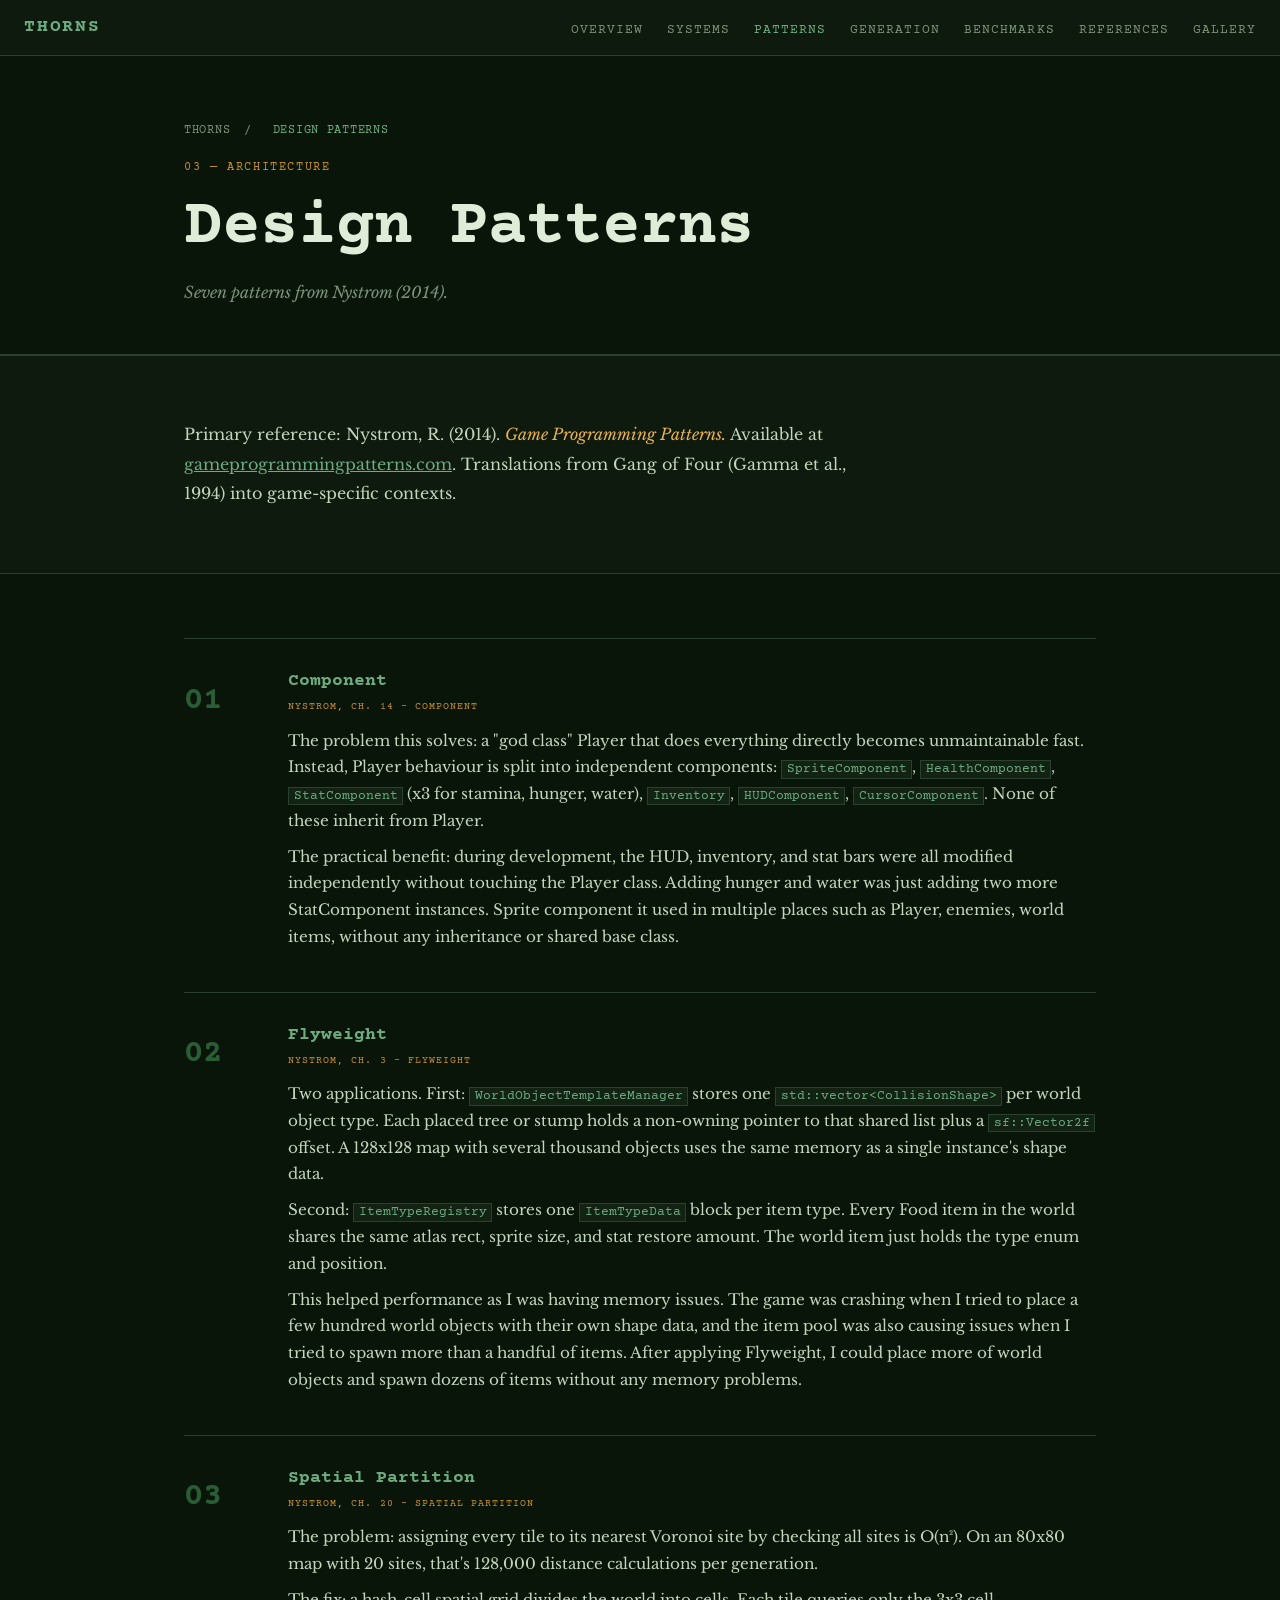
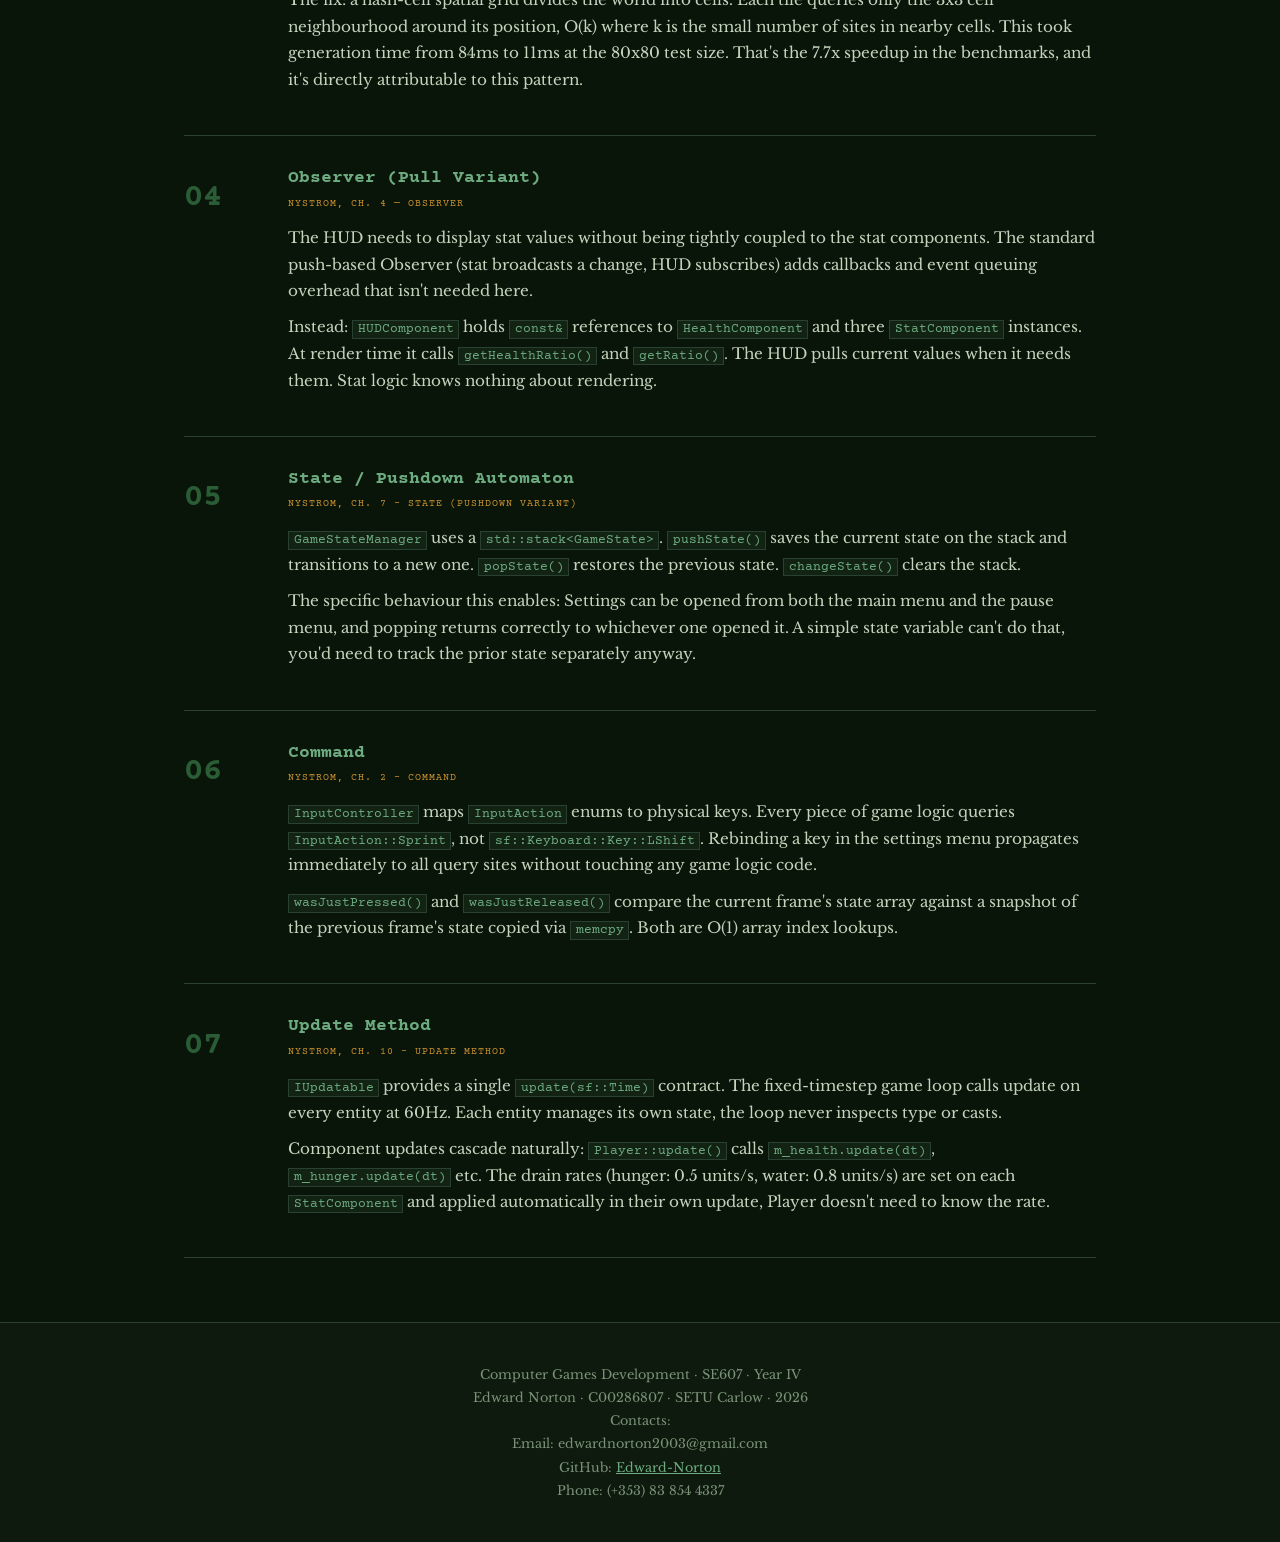
<file: Website/patterns.html>
<!DOCTYPE HTML>
<html lang="en">
<head>
    <title>THORNS — Design Patterns</title>
    <meta charset="utf-8" />
    <meta name="viewport" content="width=device-width, initial-scale=1, user-scalable=no" />
    <link rel="preconnect" href="https://fonts.googleapis.com">
    <link href="https://fonts.googleapis.com/css2?family=Courier+Prime:ital,wght@0,400;0,700;1,400&family=Libre+Baskerville:ital,wght@0,400;0,700;1,400&display=swap" rel="stylesheet">
    <link rel="stylesheet" href="styles.css">
    <style>
        .pattern-entry {
            border-top: 1px solid var(--border);
            padding: 2rem 0;
            display: grid;
            grid-template-columns: 80px 1fr;
            gap: 1.5rem;
        }

        .pattern-entry:last-child { border-bottom: 1px solid var(--border); }

        .pattern-num {
            font-family: 'Courier Prime', monospace;
            font-size: 2rem;
            font-weight: 700;
            color: var(--green-dim);
            padding-top: 0.1rem;
        }

        .pattern-body h3 {
            font-family: 'Courier Prime', monospace;
            font-size: 1.1rem;
            color: var(--green-light);
            margin-bottom: 0.3rem;
        }

        .pattern-source {
            font-family: 'Courier Prime', monospace;
            font-size: 0.65rem;
            letter-spacing: 0.1em;
            text-transform: uppercase;
            color: var(--amber);
            margin-bottom: 0.7rem;
            display: block;
        }

        .pattern-body p {
            font-size: 0.95rem;
            color: var(--text);
            line-height: 1.75;
            margin-bottom: 0.6rem;
        }

        .pattern-where {
            font-family: 'Courier Prime', monospace;
            font-size: 0.72rem;
            color: var(--text-dim);
            background: rgba(42,64,48,0.3);
            border-left: 2px solid var(--green-dim);
            padding: 0.4rem 0.7rem;
            margin-top: 0.6rem;
        }

        @media (max-width: 600px) {
            .pattern-entry { grid-template-columns: 50px 1fr; gap: 1rem; }
            .pattern-num { font-size: 1.4rem; }
        }
    </style>
</head>
<body>

<nav>
    <a class="nav-logo" href="index.html">THORNS</a>
    <ul class="nav-links">
        <li><a href="index.html">Overview</a></li>
        <li><a href="systems.html">Systems</a></li>
        <li><a href="patterns.html" class="active">Patterns</a></li>
        <li><a href="generation.html">Generation</a></li>
        <li><a href="benchmarks.html">Benchmarks</a></li>
        <li><a href="references.html">References</a></li>
        <li><a href="gallery.html">Gallery</a></li>
    </ul>
    <button class="nav-menu-toggle" aria-label="Toggle navigation">
        <span></span><span></span><span></span>
    </button>
</nav>

<div class="page-header alt">
    <div class="container">
        <div class="breadcrumb">
            <a href="index.html">THORNS</a>
            <span>/</span>
            <span class="current">Design Patterns</span>
        </div>
        <div class="page-header-label">03 — Architecture</div>
        <h1>Design Patterns</h1>
        <p class="subtitle">Seven patterns from Nystrom (2014). </p>
    </div>
</div>

<!-- INTRO -->
<section>
    <div class="container">
        <div class="reveal">
            <p class="section-body">
                Primary reference: Nystrom, R. (2014). <em>Game Programming Patterns.</em>
                Available at <a href="https://gameprogrammingpatterns.com" target="_blank">gameprogrammingpatterns.com</a>.
                Translations from Gang of Four (Gamma et al., 1994) into game-specific contexts.
            </p>
        </div>
    </div>
</section>

<!-- PATTERN LIST -->
<section class="alt">
    <div class="container">

        <div class="pattern-entry reveal">
            <div class="pattern-num">01</div>
            <div class="pattern-body">
                <h3>Component</h3>
                <span class="pattern-source">Nystrom, Ch. 14 - Component</span>
                <p>
                    The problem this solves: a "god class" Player that does everything directly becomes unmaintainable fast.
                    Instead, Player behaviour is split into independent components: <code>SpriteComponent</code>,
                    <code>HealthComponent</code>, <code>StatComponent</code> (x3 for stamina, hunger, water),
                    <code>Inventory</code>, <code>HUDComponent</code>, <code>CursorComponent</code>. None of
                    these inherit from Player.
                </p>
                <p>
                    The practical benefit: during development, the HUD, inventory, and stat bars were all
                    modified independently without touching the Player class. Adding hunger and water was just
                    adding two more StatComponent instances. Sprite component it used in multiple places such as Player, enemies, world items, without any inheritance or shared base class.
                </p>
            </div>
        </div>

        <div class="pattern-entry reveal">
            <div class="pattern-num">02</div>
            <div class="pattern-body">
                <h3>Flyweight</h3>
                <span class="pattern-source">Nystrom, Ch. 3 - Flyweight</span>
                <p>
                    Two applications. First: <code>WorldObjectTemplateManager</code> stores one
                    <code>std::vector&lt;CollisionShape&gt;</code> per world object type. Each placed tree or
                    stump holds a non-owning pointer to that shared list plus a <code>sf::Vector2f</code> offset.
                    A 128x128 map with several thousand objects uses the same memory as a single instance's shape data.
                </p>
                <p>
                    Second: <code>ItemTypeRegistry</code> stores one <code>ItemTypeData</code> block per item type.
                    Every Food item in the world shares the same atlas rect, sprite size, and stat restore amount.
                    The world item just holds the type enum and position.
                </p>
                <p>
                    This helped performance as I was having memory issues. 
                    The game was crashing when I tried to place a few hundred world objects with their own shape data, 
                    and the item pool was also causing issues when I tried to spawn more than a handful of items. 
                    After applying Flyweight, I could place more of world objects and spawn dozens of items without any memory problems.
                </p>
            </div>
        </div>

        <div class="pattern-entry reveal">
            <div class="pattern-num">03</div>
            <div class="pattern-body">
                <h3>Spatial Partition</h3>
                <span class="pattern-source">Nystrom, Ch. 20 - Spatial Partition</span>
                <p>
                    The problem: assigning every tile to its nearest Voronoi site by checking all sites is O(n²).
                    On an 80x80 map with 20 sites, that's 128,000 distance calculations per generation.
                </p>
                <p>
                    The fix: a hash-cell spatial grid divides the world into cells. Each tile queries only the
                    3x3 cell neighbourhood around its position, O(k) where k is the small number of sites in
                    nearby cells. This took generation time from 84ms to 11ms at the 80x80 test size.
                    That's the 7.7x speedup in the benchmarks, and it's directly attributable to this pattern.
                </p>
            </div>
        </div>

        <div class="pattern-entry reveal">
            <div class="pattern-num">04</div>
            <div class="pattern-body">
                <h3>Observer (Pull Variant)</h3>
                <span class="pattern-source">Nystrom, Ch. 4 — Observer</span>
                <p>
                    The HUD needs to display stat values without being tightly coupled to the stat components.
                    The standard push-based Observer (stat broadcasts a change, HUD subscribes) adds callbacks
                    and event queuing overhead that isn't needed here.
                </p>
                <p>
                    Instead: <code>HUDComponent</code> holds <code>const&</code> references to
                    <code>HealthComponent</code> and three <code>StatComponent</code> instances.
                    At render time it calls <code>getHealthRatio()</code> and <code>getRatio()</code>.
                    The HUD pulls current values when it needs them. Stat logic knows nothing about rendering.
                </p>
            </div>
        </div>

        <div class="pattern-entry reveal">
            <div class="pattern-num">05</div>
            <div class="pattern-body">
                <h3>State / Pushdown Automaton</h3>
                <span class="pattern-source">Nystrom, Ch. 7 - State (Pushdown variant)</span>
                <p>
                    <code>GameStateManager</code> uses a <code>std::stack&lt;GameState&gt;</code>.
                    <code>pushState()</code> saves the current state on the stack and transitions to a new one.
                    <code>popState()</code> restores the previous state. <code>changeState()</code> clears the stack.
                </p>
                <p>
                    The specific behaviour this enables: Settings can be opened from both the main menu and
                    the pause menu, and popping returns correctly to whichever one opened it.
                    A simple state variable can't do that, you'd need to track the prior state separately anyway.
                </p>
            </div>
        </div>

        <div class="pattern-entry reveal">
            <div class="pattern-num">06</div>
            <div class="pattern-body">
                <h3>Command</h3>
                <span class="pattern-source">Nystrom, Ch. 2 - Command</span>
                <p>
                    <code>InputController</code> maps <code>InputAction</code> enums to physical keys.
                    Every piece of game logic queries <code>InputAction::Sprint</code>,
                    not <code>sf::Keyboard::Key::LShift</code>. Rebinding a key in the settings
                    menu propagates immediately to all query sites without touching any game logic code.
                </p>
                <p>
                    <code>wasJustPressed()</code> and <code>wasJustReleased()</code> compare the current
                    frame's state array against a snapshot of the previous frame's state copied via
                    <code>memcpy</code>. Both are O(1) array index lookups.
                </p>
            </div>
        </div>

        <div class="pattern-entry reveal">
            <div class="pattern-num">07</div>
            <div class="pattern-body">
                <h3>Update Method</h3>
                <span class="pattern-source">Nystrom, Ch. 10 - Update Method</span>
                <p>
                    <code>IUpdatable</code> provides a single <code>update(sf::Time)</code> contract.
                    The fixed-timestep game loop calls update on every entity at 60Hz.
                    Each entity manages its own state, the loop never inspects type or casts.
                </p>
                <p>
                    Component updates cascade naturally: <code>Player::update()</code> calls
                    <code>m_health.update(dt)</code>, <code>m_hunger.update(dt)</code> etc. The drain rates
                    (hunger: 0.5 units/s, water: 0.8 units/s) are set on each <code>StatComponent</code>
                    and applied automatically in their own update, Player doesn't need to know the rate.
                </p>
            </div>
        </div>
    </div>
</section>

<!-- FOOTER -->
<footer>
    <div class="footer-meta">
        Computer Games Development · SE607 · Year IV<br>
        Edward Norton · C00286807 · SETU Carlow · 2026<br>
        Contacts:<br> 
        Email: edwardnorton2003@gmail.com <br>
        GitHub: <a href="https://github.com/Edward-Norton">Edward-Norton</a> <br>
        Phone: (+353) 83 854 4337
    </div>
</footer>

<script src="main.js"></script>
</body>
</html>
</file>
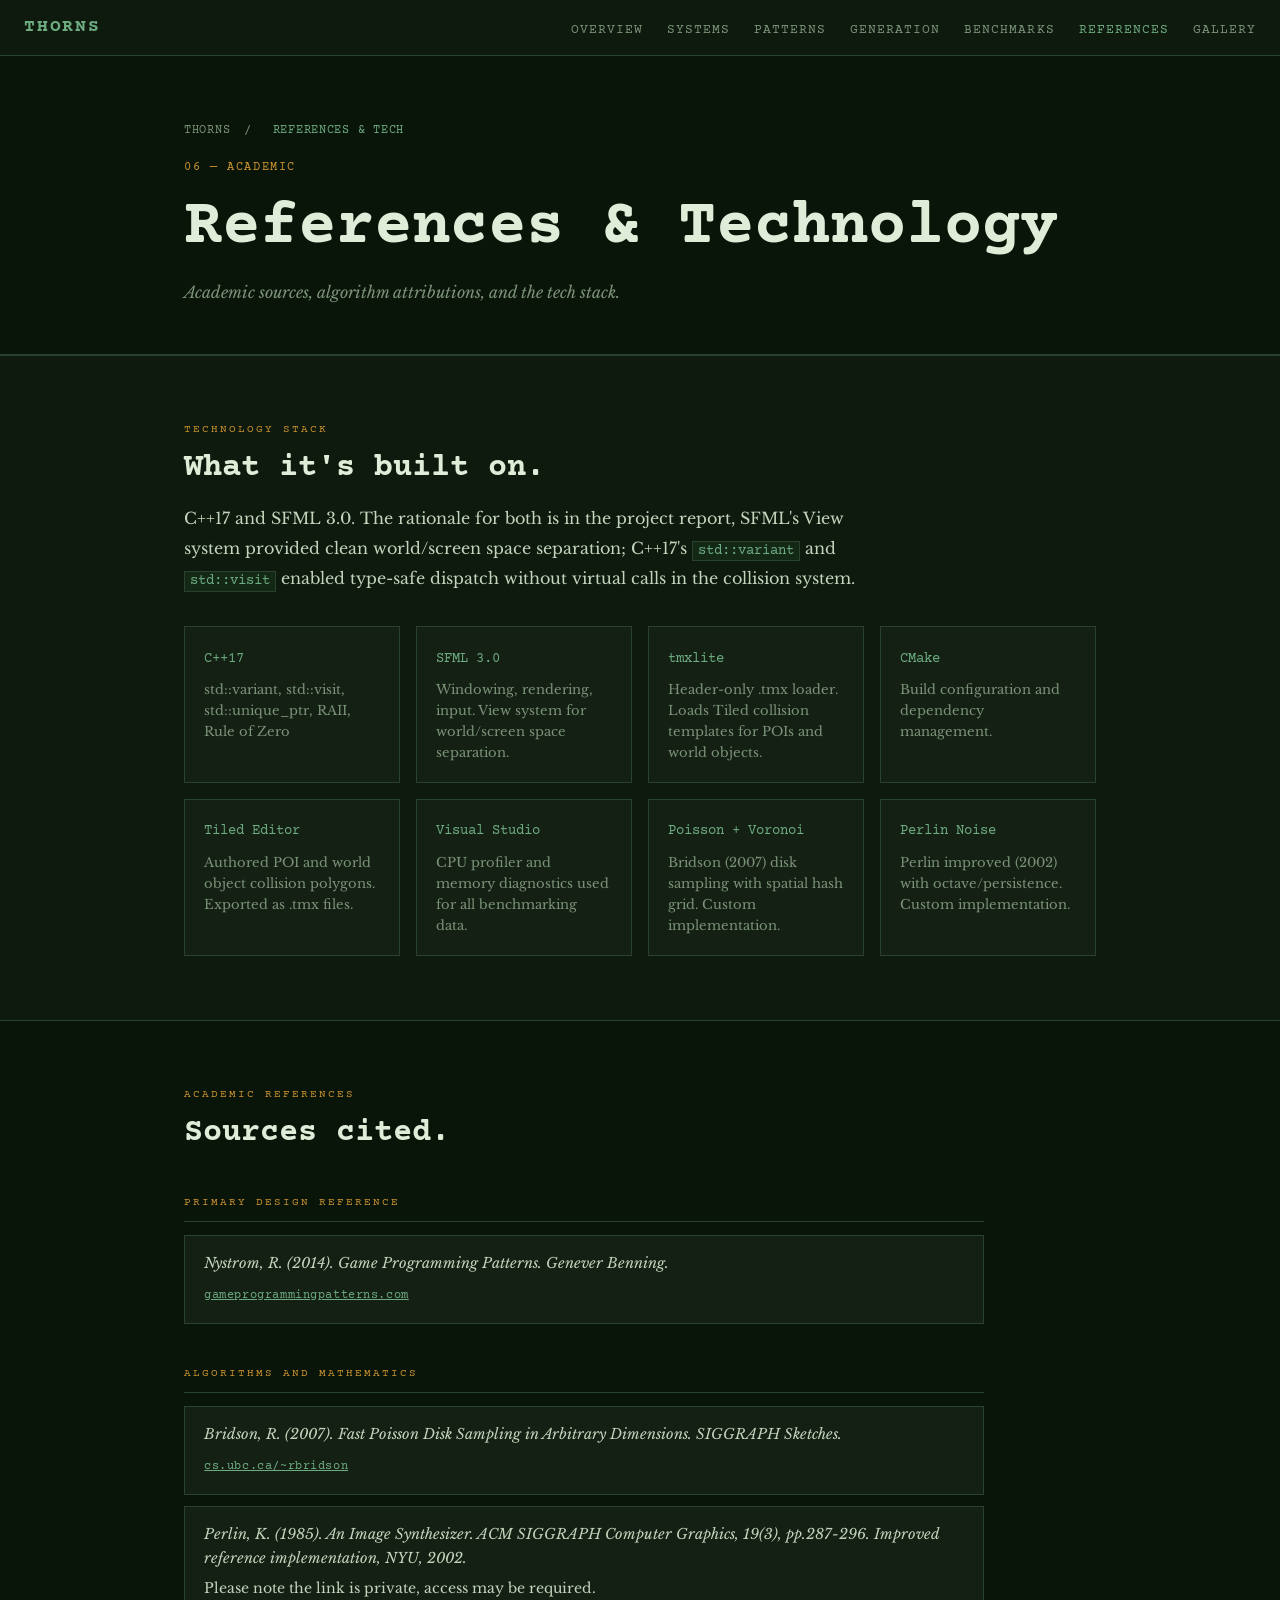
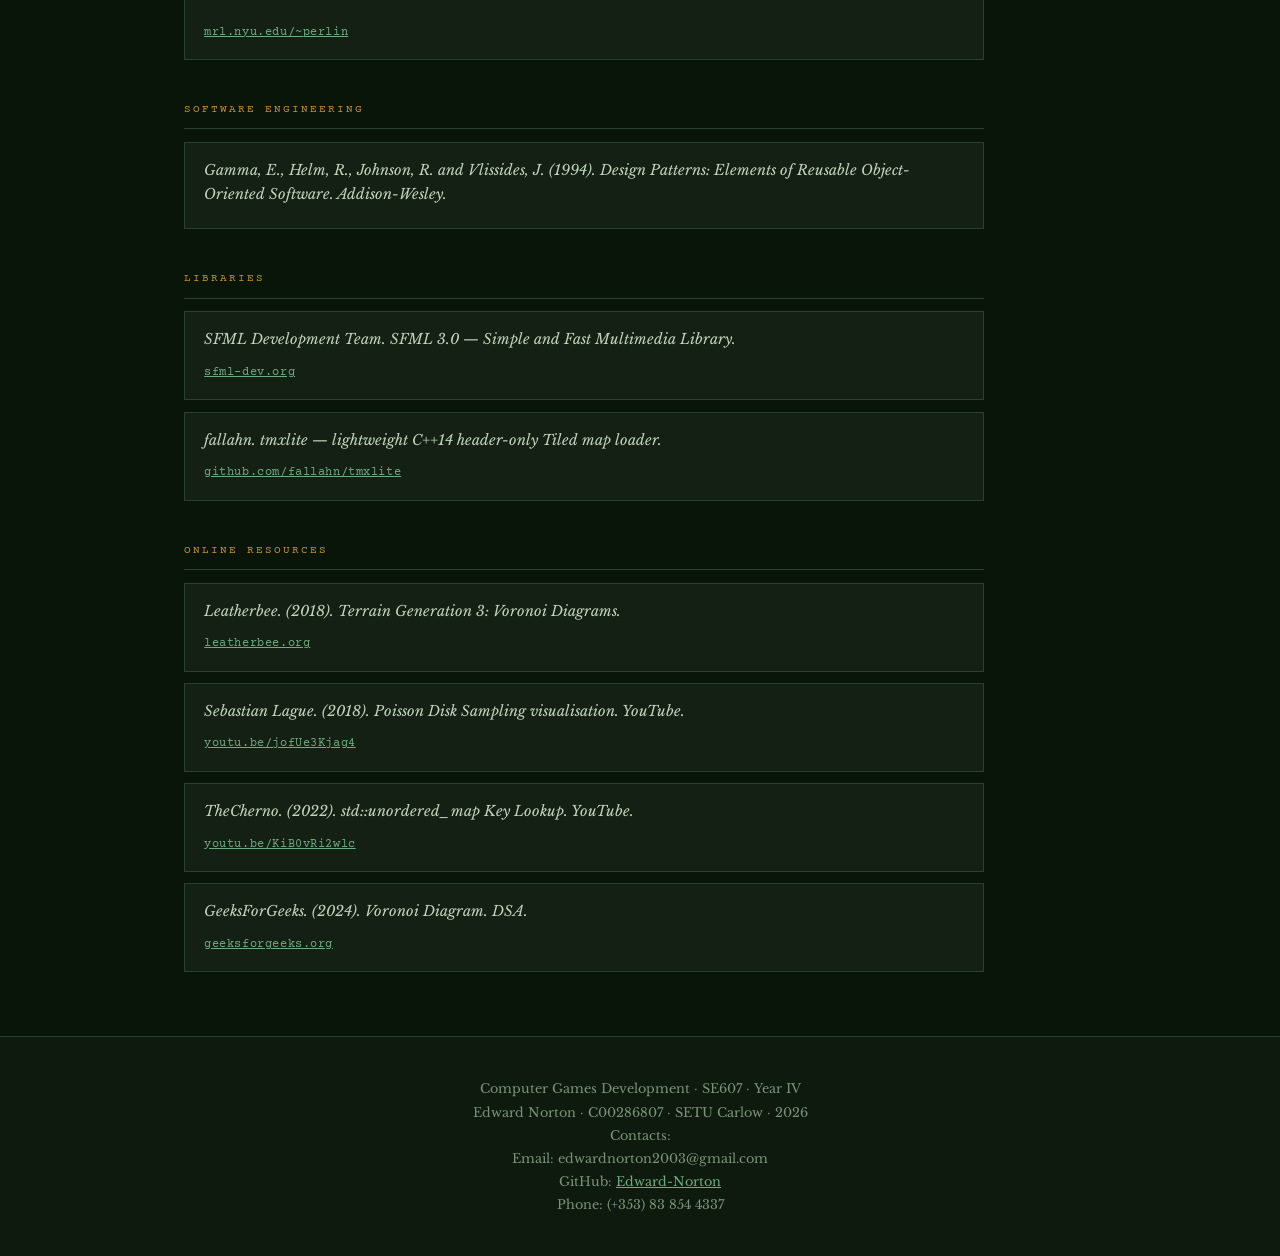
<file: Website/references.html>
<!DOCTYPE HTML>
<html lang="en">
<head>
    <title>THORNS - References</title>
    <meta charset="utf-8" />
    <meta name="viewport" content="width=device-width, initial-scale=1, user-scalable=no" />
    <link rel="preconnect" href="https://fonts.googleapis.com">
    <link href="https://fonts.googleapis.com/css2?family=Courier+Prime:ital,wght@0,400;0,700;1,400&family=Libre+Baskerville:ital,wght@0,400;0,700;1,400&display=swap" rel="stylesheet">
    <link rel="stylesheet" href="styles.css">
    <style>
        .ref-category {
            font-family: 'Courier Prime', monospace;
            font-size: 0.7rem;
            letter-spacing: 0.18em;
            text-transform: uppercase;
            color: var(--amber);
            margin: 2.5rem 0 0.8rem;
            padding-bottom: 0.5rem;
            border-bottom: 1px solid var(--border);
        }

        .ref-category:first-child { margin-top: 0; }

        .ref-list {
            display: flex;
            flex-direction: column;
            gap: 0.7rem;
        }

        .ref-item {
            background: var(--card);
            border: 1px solid var(--border);
            padding: 1rem 1.2rem;
        }

        .ref-item cite {
            display: block;
            font-style: italic;
            color: var(--text);
            font-size: 0.9rem;
            line-height: 1.65;
            margin-bottom: 0.35rem;
        }

        .ref-item a {
            font-family: 'Courier Prime', monospace;
            font-size: 0.72rem;
            color: var(--green-light);
        }

        .tech-grid {
            display: grid;
            grid-template-columns: repeat(4, 1fr);
            gap: 1rem;
            margin-top: 2rem;
        }

        .tech-item {
            border: 1px solid var(--border);
            background: var(--card);
            padding: 1.2rem;
        }

        .tech-name {
            font-family: 'Courier Prime', monospace;
            font-size: 0.9rem;
            color: var(--green-light);
            margin-bottom: 0.4rem;
        }

        .tech-desc {
            font-family: 'Libre Baskerville', serif;
            font-size: 0.82rem;
            color: var(--text-dim);
            line-height: 1.6;
        }

        @media (max-width: 900px) { .tech-grid { grid-template-columns: 1fr 1fr; } }
        @media (max-width: 500px)  { .tech-grid { grid-template-columns: 1fr; } }
    </style>
</head>
<body>

<nav>
    <a class="nav-logo" href="index.html">THORNS</a>
    <ul class="nav-links">
        <li><a href="index.html">Overview</a></li>
        <li><a href="systems.html">Systems</a></li>
        <li><a href="patterns.html">Patterns</a></li>
        <li><a href="generation.html">Generation</a></li>
        <li><a href="benchmarks.html">Benchmarks</a></li>
        <li><a href="references.html" class="active">References</a></li>
        <li><a href="gallery.html">Gallery</a></li>
    </ul>
    <button class="nav-menu-toggle" aria-label="Toggle navigation">
        <span></span><span></span><span></span>
    </button>
</nav>

<div class="page-header alt">
    <div class="container">
        <div class="breadcrumb">
            <a href="index.html">THORNS</a>
            <span>/</span>
            <span class="current">References &amp; Tech</span>
        </div>
        <div class="page-header-label">06 — Academic</div>
        <h1>References &amp; Technology</h1>
        <p class="subtitle">Academic sources, algorithm attributions, and the tech stack.</p>
    </div>
</div>

<!-- TECH STACK -->
<section>
    <div class="container">
        <div class="reveal">
            <div class="section-label">Technology stack</div>
            <h2 class="section-title">What it's built on.</h2>
            <p class="section-body">
                C++17 and SFML 3.0. The rationale for both is in the project report, SFML's View system
                provided clean world/screen space separation; C++17's <code>std::variant</code> and
                <code>std::visit</code> enabled type-safe dispatch without virtual calls in the collision system.
            </p>
        </div>

        <div class="tech-grid reveal">
            <div class="tech-item">
                <div class="tech-name">C++17</div>
                <div class="tech-desc">std::variant, std::visit, std::unique_ptr, RAII, Rule of Zero</div>
            </div>
            <div class="tech-item">
                <div class="tech-name">SFML 3.0</div>
                <div class="tech-desc">Windowing, rendering, input. View system for world/screen space separation.</div>
            </div>
            <div class="tech-item">
                <div class="tech-name">tmxlite</div>
                <div class="tech-desc">Header-only .tmx loader. Loads Tiled collision templates for POIs and world objects.</div>
            </div>
            <div class="tech-item">
                <div class="tech-name">CMake</div>
                <div class="tech-desc">Build configuration and dependency management.</div>
            </div>
            <div class="tech-item">
                <div class="tech-name">Tiled Editor</div>
                <div class="tech-desc">Authored POI and world object collision polygons. Exported as .tmx files.</div>
            </div>
            <div class="tech-item">
                <div class="tech-name">Visual Studio</div>
                <div class="tech-desc">CPU profiler and memory diagnostics used for all benchmarking data.</div>
            </div>
            <div class="tech-item">
                <div class="tech-name">Poisson + Voronoi</div>
                <div class="tech-desc">Bridson (2007) disk sampling with spatial hash grid. Custom implementation.</div>
            </div>
            <div class="tech-item">
                <div class="tech-name">Perlin Noise</div>
                <div class="tech-desc">Perlin improved (2002) with octave/persistence. Custom implementation.</div>
            </div>
        </div>
    </div>
</section>

<!-- REFERENCES -->
<section class="alt">
    <div class="container">
        <div class="reveal" style="max-width: 800px;">
            <div class="section-label">Academic references</div>
            <h2 class="section-title">Sources cited.</h2>

            <div class="ref-category">Primary design reference</div>
            <div class="ref-list">
                <div class="ref-item">
                    <cite>Nystrom, R. (2014). Game Programming Patterns. Genever Benning.</cite>
                    <a href="https://gameprogrammingpatterns.com" target="_blank">gameprogrammingpatterns.com</a>
                </div>
            </div>

            <div class="ref-category">Algorithms and mathematics</div>
            <div class="ref-list">
                <div class="ref-item">
                    <cite>Bridson, R. (2007). Fast Poisson Disk Sampling in Arbitrary Dimensions. SIGGRAPH Sketches.</cite>
                    <a href="https://www.cs.ubc.ca/~rbridson/docs/bridson-siggraph07-poissondisk.pdf" target="_blank">cs.ubc.ca/~rbridson</a>
                </div>
                <div class="ref-item">
                    <cite>Perlin, K. (1985). An Image Synthesizer. ACM SIGGRAPH Computer Graphics, 19(3), pp.287-296. Improved reference implementation, NYU, 2002.</cite>
                    <p>Please note the link is private, access may be required.</p>
                    <a href="http://mrl.nyu.edu/~perlin/paper445.pdf" target="_blank">mrl.nyu.edu/~perlin</a>
                </div>
            </div>

            <div class="ref-category">Software engineering</div>
            <div class="ref-list">
                <div class="ref-item">
                    <cite>Gamma, E., Helm, R., Johnson, R. and Vlissides, J. (1994). Design Patterns: Elements of Reusable Object-Oriented Software. Addison-Wesley.</cite>
                </div>
            </div>

            <div class="ref-category">Libraries</div>
            <div class="ref-list">
                <div class="ref-item">
                    <cite>SFML Development Team. SFML 3.0 — Simple and Fast Multimedia Library.</cite>
                    <a href="https://www.sfml-dev.org" target="_blank">sfml-dev.org</a>
                </div>
                <div class="ref-item">
                    <cite>fallahn. tmxlite — lightweight C++14 header-only Tiled map loader.</cite>
                    <a href="https://github.com/fallahn/tmxlite" target="_blank">github.com/fallahn/tmxlite</a>
                </div>
            </div>

            <div class="ref-category">Online resources</div>
            <div class="ref-list">
                <div class="ref-item">
                    <cite>Leatherbee. (2018). Terrain Generation 3: Voronoi Diagrams.</cite>
                    <a href="https://leatherbee.org/index.php/2018/10/06/terrain-generation-3-voronoi-diagrams/" target="_blank">leatherbee.org</a>
                </div>
                <div class="ref-item">
                    <cite>Sebastian Lague. (2018). Poisson Disk Sampling visualisation. YouTube.</cite>
                    <a href="https://youtu.be/jofUe3Kjag4" target="_blank">youtu.be/jofUe3Kjag4</a>
                </div>
                <div class="ref-item">
                    <cite>TheCherno. (2022). std::unordered_map Key Lookup. YouTube.</cite>
                    <a href="https://youtu.be/KiB0vRi2wlc" target="_blank">youtu.be/KiB0vRi2wlc</a>
                </div>
                <div class="ref-item">
                    <cite>GeeksForGeeks. (2024). Voronoi Diagram. DSA.</cite>
                    <a href="https://www.geeksforgeeks.org/dsa/voronoi-diagram/" target="_blank">geeksforgeeks.org</a>
                </div>
            </div>
        </div>
    </div>
</section>

<!-- FOOTER -->
<footer>
    <div class="footer-meta">
        Computer Games Development · SE607 · Year IV<br>
        Edward Norton · C00286807 · SETU Carlow · 2026<br>
        Contacts:<br> 
        Email: edwardnorton2003@gmail.com <br>
        GitHub: <a href="https://github.com/Edward-Norton">Edward-Norton</a> <br>
        Phone: (+353) 83 854 4337
    </div>
</footer>

<script src="main.js"></script>
</body>
</html>
</file>
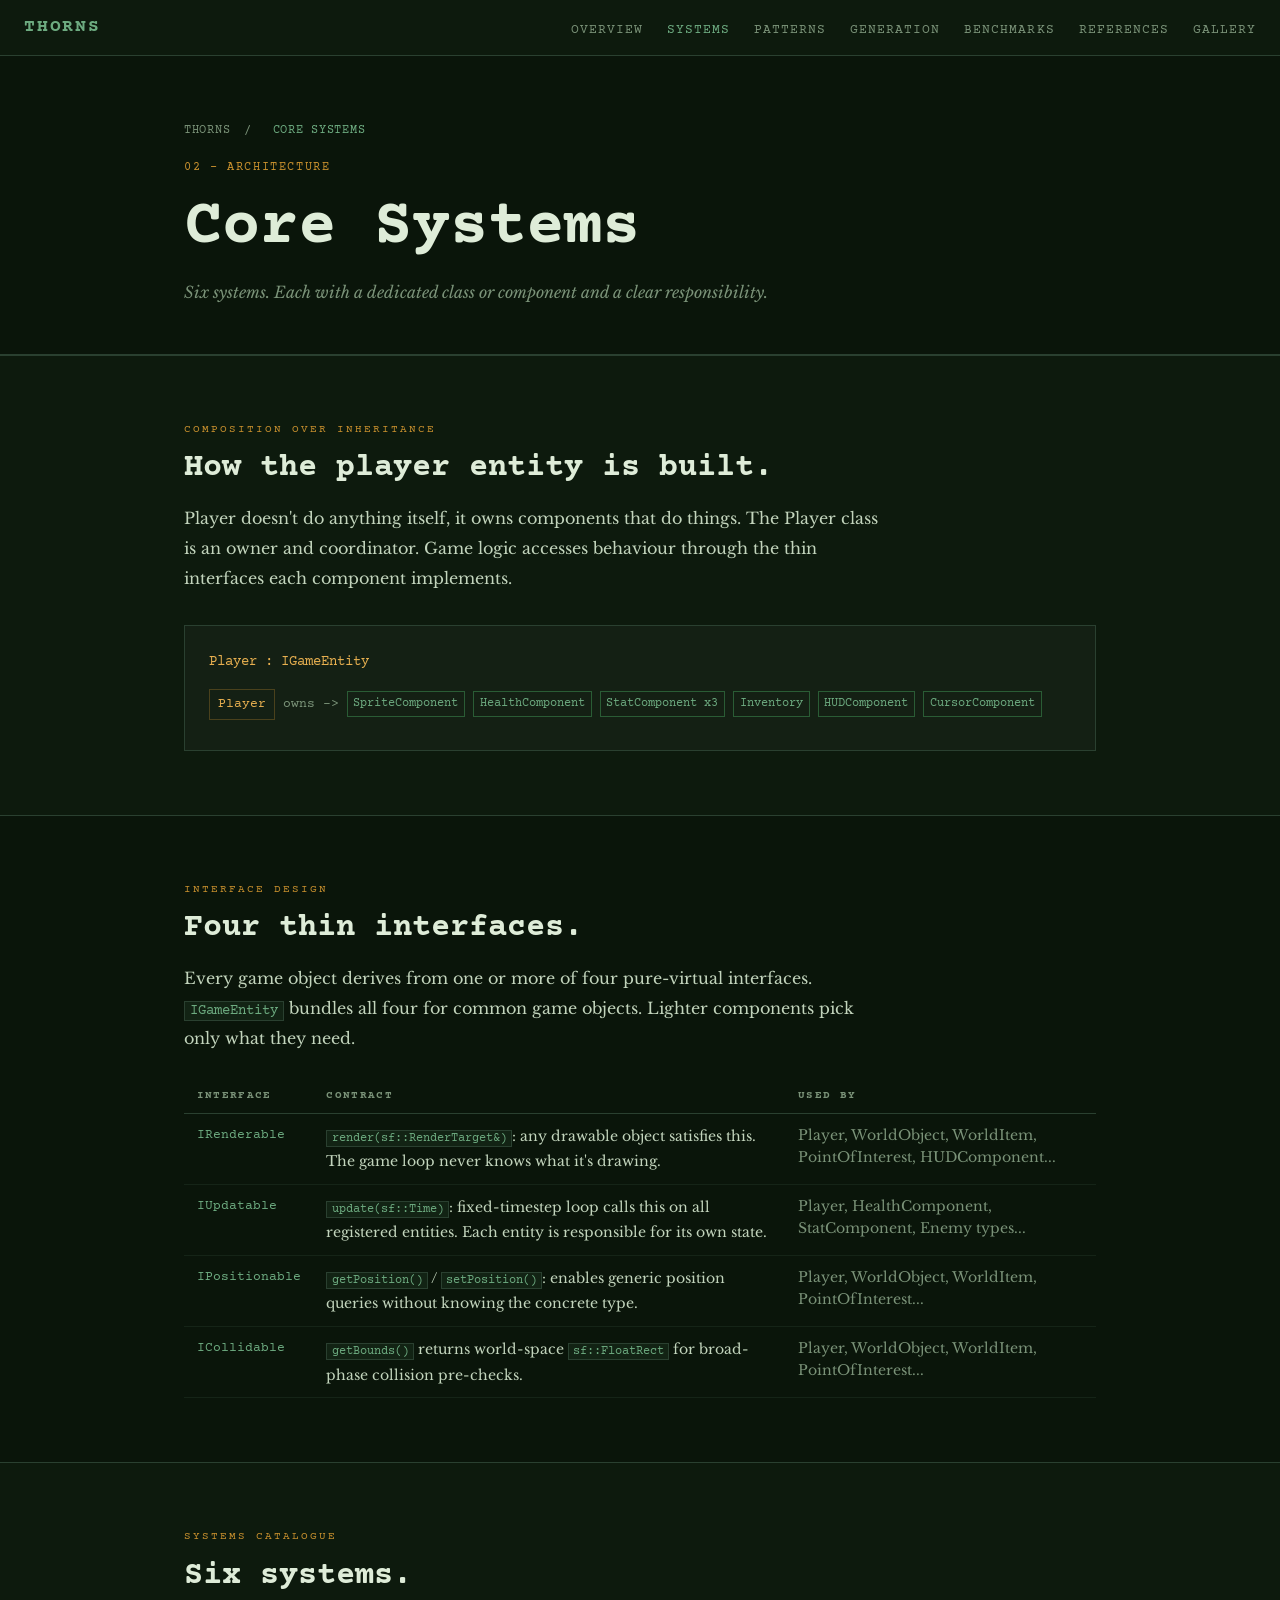
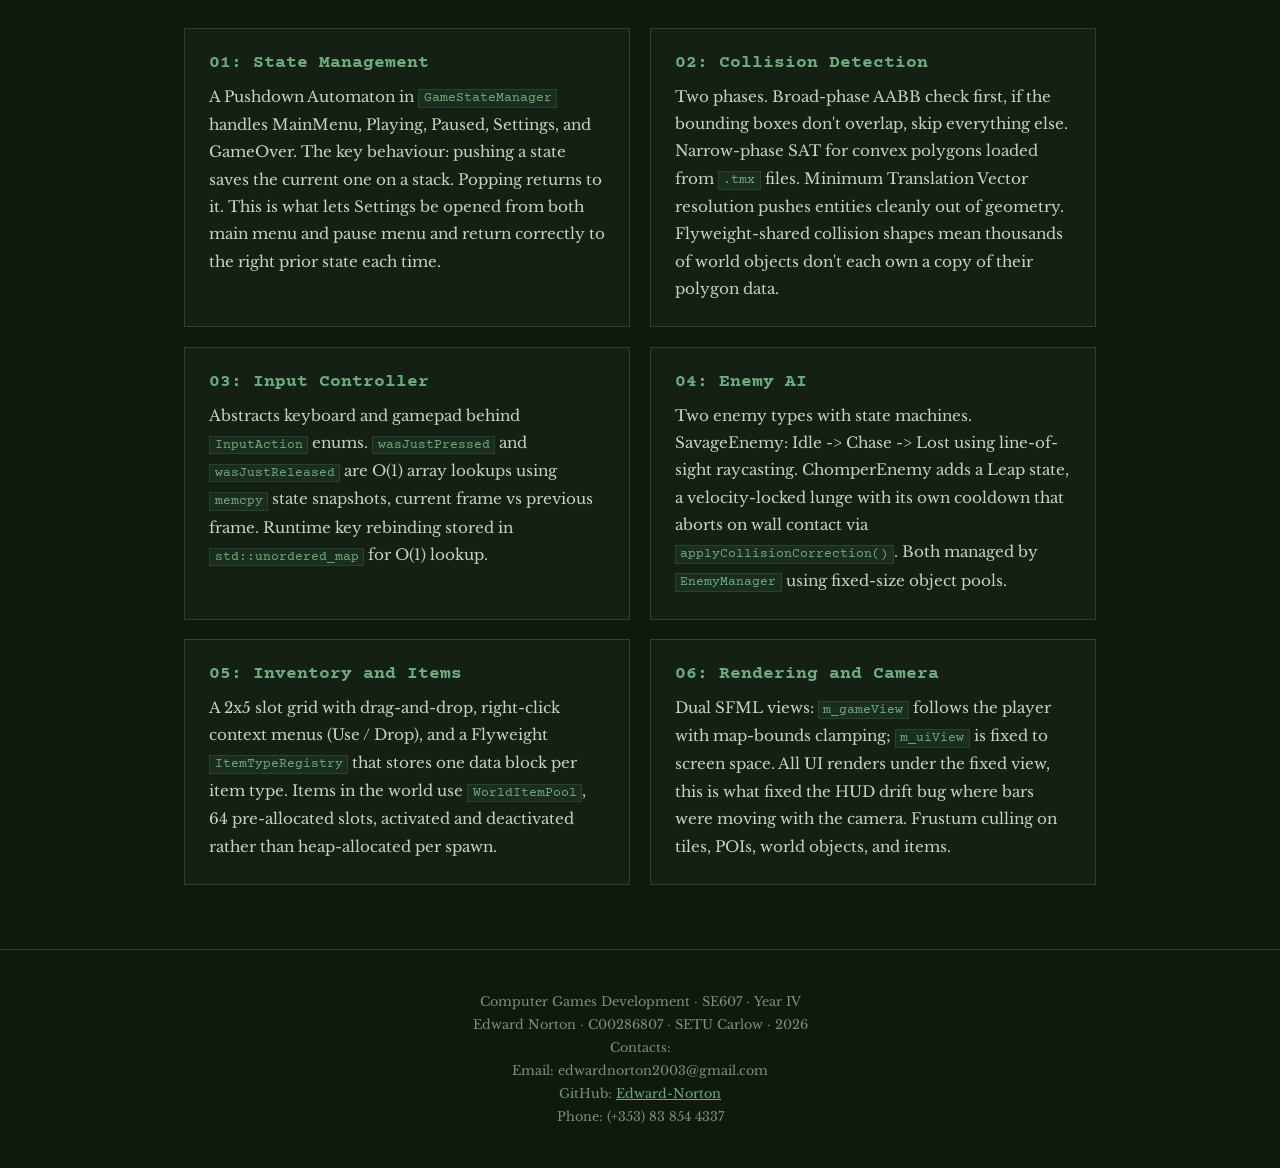
<file: Website/systems.html>
<!DOCTYPE HTML>
<html lang="en">
<head>
    <title>THORNS — Core Systems</title>
    <meta charset="utf-8" />
    <meta name="viewport" content="width=device-width, initial-scale=1, user-scalable=no" />
    <link rel="preconnect" href="https://fonts.googleapis.com">
    <link href="https://fonts.googleapis.com/css2?family=Courier+Prime:ital,wght@0,400;0,700;1,400&family=Libre+Baskerville:ital,wght@0,400;0,700;1,400&display=swap" rel="stylesheet">
    <link rel="stylesheet" href="styles.css">
    <style>
        .comp-block {
            background: var(--card);
            border: 1px solid var(--border);
            padding: 1.5rem;
            margin-top: 2rem;
            font-family: 'Courier Prime', monospace;
            font-size: 0.82rem;
        }

        .comp-block-title {
            color: var(--amber-light);
            margin-bottom: 0.8rem;
            font-size: 0.9rem;
        }

        .comp-row {
            display: flex;
            flex-wrap: wrap;
            align-items: center;
            gap: 0.5rem;
            margin-bottom: 0.4rem;
        }

        .comp-entity {
            color: var(--amber-light);
            border: 1px solid rgba(200,144,46,0.3);
            padding: 0.2em 0.6em;
        }

        .comp-arrow { color: var(--text-dim); }

        .comp-tag {
            color: var(--green-light);
            border: 1px solid var(--green-dim);
            padding: 0.15em 0.5em;
            font-size: 0.72rem;
        }

        .comp-note {
            margin-top: 0.8rem;
            padding-top: 0.7rem;
            border-top: 1px solid var(--border);
            font-family: 'Libre Baskerville', serif;
            font-size: 0.82rem;
            font-style: italic;
            color: var(--text-dim);
            line-height: 1.6;
        }

        .iface-table {
            width: 100%;
            border-collapse: collapse;
            font-size: 0.88rem;
            margin-top: 1.5rem;
        }

        .iface-table th {
            text-align: left;
            font-family: 'Courier Prime', monospace;
            font-size: 0.68rem;
            letter-spacing: 0.12em;
            text-transform: uppercase;
            color: var(--text-dim);
            padding: 0.5rem 0.8rem;
            border-bottom: 1px solid var(--border);
        }

        .iface-table td {
            padding: 0.6rem 0.8rem;
            border-bottom: 1px solid rgba(42,64,48,0.35);
            vertical-align: top;
        }

        .iface-table td:first-child {
            font-family: 'Courier Prime', monospace;
            color: var(--green-light);
            font-size: 0.82rem;
            white-space: nowrap;
        }

        .iface-table td:last-child {
            color: var(--text-dim);
            font-size: 0.88rem;
            line-height: 1.6;
        }
    </style>
</head>
<body>

<nav>
    <a class="nav-logo" href="index.html">THORNS</a>
    <ul class="nav-links">
        <li><a href="index.html">Overview</a></li>
        <li><a href="systems.html" class="active">Systems</a></li>
        <li><a href="patterns.html">Patterns</a></li>
        <li><a href="generation.html">Generation</a></li>
        <li><a href="benchmarks.html">Benchmarks</a></li>
        <li><a href="references.html">References</a></li>
        <li><a href="gallery.html">Gallery</a></li>
    </ul>
    <button class="nav-menu-toggle" aria-label="Toggle navigation">
        <span></span><span></span><span></span>
    </button>
</nav>

<div class="page-header alt">
    <div class="container">
        <div class="breadcrumb">
            <a href="index.html">THORNS</a>
            <span>/</span>
            <span class="current">Core Systems</span>
        </div>
        <div class="page-header-label">02 - Architecture</div>
        <h1>Core Systems</h1>
        <p class="subtitle">Six systems. Each with a dedicated class or component and a clear responsibility.</p>
    </div>
</div>

<!-- COMPOSITION -->
<section>
    <div class="container">
        <div class="reveal">
            <div class="section-label">Composition over inheritance</div>
            <h2 class="section-title">How the player entity is built.</h2>
            <p class="section-body">
                Player doesn't do anything itself, it owns components that do things. The Player class
                is an owner and coordinator. Game logic accesses behaviour through the thin interfaces
                each component implements.
            </p>

            <div class="comp-block">
                <div class="comp-block-title">Player : IGameEntity</div>
                <div class="comp-row">
                    <span class="comp-entity">Player</span>
                    <span class="comp-arrow">owns -></span>
                    <span class="comp-tag">SpriteComponent</span>
                    <span class="comp-tag">HealthComponent</span>
                    <span class="comp-tag">StatComponent x3</span>
                    <span class="comp-tag">Inventory</span>
                    <span class="comp-tag">HUDComponent</span>
                    <span class="comp-tag">CursorComponent</span>
                </div>
            </div>
        </div>
    </div>
</section>

<!-- INTERFACE HIERARCHY -->
<section class="alt">
    <div class="container">
        <div class="reveal">
            <div class="section-label">Interface design</div>
            <h2 class="section-title">Four thin interfaces.</h2>
            <p class="section-body">
                Every game object derives from one or more of four pure-virtual interfaces.
                <code>IGameEntity</code> bundles all four for common game objects. Lighter components
                pick only what they need.
            </p>

            <table class="iface-table">
                <thead>
                    <tr>
                        <th>Interface</th>
                        <th>Contract</th>
                        <th>Used by</th>
                    </tr>
                </thead>
                <tbody>
                    <tr>
                        <td>IRenderable</td>
                        <td><code>render(sf::RenderTarget&)</code>: any drawable object satisfies this. The game loop never knows what it's drawing.</td>
                        <td>Player, WorldObject, WorldItem, PointOfInterest, HUDComponent...</td>
                    </tr>
                    <tr>
                        <td>IUpdatable</td>
                        <td><code>update(sf::Time)</code>: fixed-timestep loop calls this on all registered entities. Each entity is responsible for its own state.</td>
                        <td>Player, HealthComponent, StatComponent, Enemy types...</td>
                    </tr>
                    <tr>
                        <td>IPositionable</td>
                        <td><code>getPosition()</code> / <code>setPosition()</code>: enables generic position queries without knowing the concrete type.</td>
                        <td>Player, WorldObject, WorldItem, PointOfInterest...</td>
                    </tr>
                    <tr>
                        <td>ICollidable</td>
                        <td><code>getBounds()</code> returns world-space <code>sf::FloatRect</code> for broad-phase collision pre-checks.</td>
                        <td>Player, WorldObject, WorldItem, PointOfInterest...</td>
                    </tr>
                </tbody>
            </table>
        </div>
    </div>
</section>

<!-- SYSTEMS CATALOGUE -->
<section>
    <div class="container">
        <div class="reveal">
            <div class="section-label">Systems catalogue</div>
            <h2 class="section-title">Six systems.</h2>
        </div>

        <div class="grid-2 reveal">
            <div class="card">
                <h3>01: State Management</h3>
                <p>A Pushdown Automaton in <code>GameStateManager</code> handles MainMenu, Playing, Paused, Settings, and GameOver. The key behaviour: pushing a state saves the current one on a stack. Popping returns to it. This is what lets Settings be opened from both main menu and pause menu and return correctly to the right prior state each time.</p>
            </div>
            <div class="card">
                <h3>02: Collision Detection</h3>
                <p>Two phases. Broad-phase AABB check first, if the bounding boxes don't overlap, skip everything else. Narrow-phase SAT for convex polygons loaded from <code>.tmx</code> files. Minimum Translation Vector resolution pushes entities cleanly out of geometry. Flyweight-shared collision shapes mean thousands of world objects don't each own a copy of their polygon data.</p>
                
            </div>
            <div class="card">
                <h3>03: Input Controller</h3>
                <p>Abstracts keyboard and gamepad behind <code>InputAction</code> enums. <code>wasJustPressed</code> and <code>wasJustReleased</code> are O(1) array lookups using <code>memcpy</code> state snapshots, current frame vs previous frame. Runtime key rebinding stored in <code>std::unordered_map</code> for O(1) lookup.</p>
                
            </div>
            <div class="card">
                <h3>04: Enemy AI</h3>
                <p>Two enemy types with state machines. SavageEnemy: Idle -> Chase -> Lost using line-of-sight raycasting. ChomperEnemy adds a Leap state, a velocity-locked lunge with its own cooldown that aborts on wall contact via <code>applyCollisionCorrection()</code>. Both managed by <code>EnemyManager</code> using fixed-size object pools.</p>
            </div>
            <div class="card">
                <h3>05: Inventory and Items</h3>
                <p>A 2x5 slot grid with drag-and-drop, right-click context menus (Use / Drop), and a Flyweight <code>ItemTypeRegistry</code> that stores one data block per item type. Items in the world use <code>WorldItemPool</code>, 64 pre-allocated slots, activated and deactivated rather than heap-allocated per spawn.</p>
                
            </div>
            <div class="card">
                <h3>06: Rendering and Camera</h3>
                <p>Dual SFML views: <code>m_gameView</code> follows the player with map-bounds clamping; <code>m_uiView</code> is fixed to screen space. All UI renders under the fixed view, this is what fixed the HUD drift bug where bars were moving with the camera. Frustum culling on tiles, POIs, world objects, and items.</p>
                
            </div>
        </div>
    </div>
</section>

<!-- FOOTER -->
<footer>
    <div class="footer-meta">
        Computer Games Development · SE607 · Year IV<br>
        Edward Norton · C00286807 · SETU Carlow · 2026<br>
        Contacts:<br> 
        Email: edwardnorton2003@gmail.com <br>
        GitHub: <a href="https://github.com/Edward-Norton">Edward-Norton</a> <br>
        Phone: (+353) 83 854 4337
    </div>
</footer>

<script src="main.js"></script>
</body>
</html>
</file>
<file: Website/styles.css>
@import url('https://fonts.googleapis.com/css2?family=Courier+Prime:ital,wght@0,400;0,700;1,400&family=Libre+Baskerville:ital,wght@0,400;0,700;1,400&display=swap');

*, *::before, *::after { box-sizing: border-box; margin: 0; padding: 0; }

:root {
    --bg:          #0d1a0d;
    --bg-section:  #111f11;
    --bg-alt:      #0a150a;
    --card:        #142014;
    --green:       #4a8c5c;
    --green-light: #6dab80;
    --green-dim:   #2a5c35;
    --amber:       #c8902e;
    --amber-light: #e8b050;
    --text:        #c2d4bc;
    --text-dim:    #7a9278;
    --text-head:   #deecd8;
    --border:      #2a4030;
    --nav-h:       56px;
}

html { scroll-behavior: smooth; }

body {
    font-family: 'Libre Baskerville', Georgia, serif;
    background: var(--bg);
    color: var(--text);
    font-size: 16px;
    line-height: 1.8;
}

/* ===== HEADINGS ===== */

h1, h2, h3, h4 {
    font-family: 'Courier Prime', monospace;
    color: var(--text-head);
    font-weight: 700;
    line-height: 1.25;
}

h1 { font-size: clamp(2rem, 6vw, 4rem); }
h2 { font-size: clamp(1.4rem, 3vw, 2rem); margin-bottom: 1rem; }
h3 { font-size: 1.1rem; margin-bottom: 0.5rem; color: var(--green-light); }

p { margin-bottom: 1rem; }
p:last-child { margin-bottom: 0; }

a { color: var(--green-light); text-decoration: underline; }
a:hover { color: var(--amber-light); }

/* ===== CODE BLOCKS ===== */

code {
    font-family: 'Courier Prime', monospace;
    font-size: 0.85em;
    color: var(--green-light);
    background: rgba(74, 140, 92, 0.12);
    padding: 0.1em 0.35em;
    border: 1px solid var(--border);
}

em { color: var(--amber-light); font-style: italic; }

/* ===== LAYOUT ===== */

.container {
    max-width: 960px;
    margin: 0 auto;
    padding: 0 1.5rem;
}

section {
    padding: 4rem 0;
    border-top: 1px solid var(--border);
}

section.alt { background: var(--bg-alt); }
section.mid { background: var(--bg-section); }

.divider {
    height: 1px;
    background: var(--border);
}

/* ===== NAVIGATION SECTION ===== */

nav {
    position: sticky;
    top: 0;
    z-index: 100;
    background: var(--bg);
    border-bottom: 1px solid var(--border);
    height: var(--nav-h);
    display: flex;
    align-items: center;
    justify-content: space-between;
    padding: 0 1.5rem;
}

.nav-logo {
    font-family: 'Courier Prime', monospace;
    font-weight: 700;
    font-size: 1.1rem;
    color: var(--green-light);
    text-decoration: none;
    letter-spacing: 0.1em;
}

.nav-logo:hover { color: var(--text-head); }

.nav-links {
    list-style: none;
    display: flex;
    gap: 1.5rem;
}

.nav-links a {
    font-family: 'Courier Prime', monospace;
    font-size: 0.8rem;
    letter-spacing: 0.08em;
    color: var(--text-dim);
    text-decoration: none;
    text-transform: uppercase;
}

.nav-links a:hover,
.nav-links a.active {
    color: var(--green-light);
}

.nav-menu-toggle {
    display: none;
    flex-direction: column;
    gap: 5px;
    background: none;
    border: none;
    cursor: pointer;
    padding: 4px;
}

.nav-menu-toggle span {
    display: block;
    width: 22px;
    height: 2px;
    background: var(--text-dim);
}

/* ===== PAGE HEADER ===== */

.page-header {
    padding: 4rem 0 3rem;
    border-bottom: 1px solid var(--border);
}

.page-header.alt { background: var(--bg-alt); }

.breadcrumb {
    font-family: 'Courier Prime', monospace;
    font-size: 0.75rem;
    color: var(--text-dim);
    margin-bottom: 1rem;
    letter-spacing: 0.06em;
    text-transform: uppercase;
}

.breadcrumb a { color: var(--text-dim); text-decoration: none; }
.breadcrumb span { margin: 0 0.4rem; }
.breadcrumb .current { color: var(--green-light); }

.page-header-label {
    font-family: 'Courier Prime', monospace;
    font-size: 0.72rem;
    color: var(--amber);
    letter-spacing: 0.14em;
    text-transform: uppercase;
    margin-bottom: 0.6rem;
}

.subtitle {
    font-size: 1rem;
    color: var(--text-dim);
    margin-top: 0.6rem;
    font-style: italic;
}

/* ===== SECTION LABELS ===== */

.section-label {
    font-family: 'Courier Prime', monospace;
    font-size: 0.7rem;
    letter-spacing: 0.18em;
    text-transform: uppercase;
    color: var(--amber);
    margin-bottom: 0.5rem;
}

.section-title { margin-bottom: 1rem; }

.section-body {
    font-size: 1rem;
    max-width: 700px;
    color: var(--text);
    line-height: 1.85;
}

/* ===== CARDS ===== */

.card {
    background: var(--card);
    border: 1px solid var(--border);
    padding: 1.5rem;
}

.card h3 { color: var(--green-light); margin-bottom: 0.5rem; }
.card p { font-size: 0.95rem; color: var(--text); }

.card-tag {
    display: inline-block;
    margin-top: 1rem;
    font-family: 'Courier Prime', monospace;
    font-size: 0.65rem;
    letter-spacing: 0.1em;
    text-transform: uppercase;
    color: var(--text-dim);
    border-top: 1px solid var(--border);
    padding-top: 0.6rem;
    width: 100%;
}

/* ===== GRIDS ===== */

.grid-2 {
    display: grid;
    grid-template-columns: 1fr 1fr;
    gap: 1.2rem;
    margin-top: 2rem;
}

.grid-3 {
    display: grid;
    grid-template-columns: repeat(3, 1fr);
    gap: 1.2rem;
    margin-top: 2rem;
}

.grid-4 {
    display: grid;
    grid-template-columns: repeat(4, 1fr);
    gap: 1.2rem;
    margin-top: 2rem;
}

@media (max-width: 900px) {
    .grid-3 { grid-template-columns: 1fr 1fr; }
    .grid-4 { grid-template-columns: 1fr 1fr; }
}

@media (max-width: 600px) {
    .grid-2, .grid-3, .grid-4 { grid-template-columns: 1fr; }
}

/* ===== DATA TABLE ===== */

.data-table {
    width: 100%;
    border-collapse: collapse;
    font-family: 'Courier Prime', monospace;
    font-size: 0.85rem;
}

.data-table th {
    text-align: left;
    font-size: 0.7rem;
    letter-spacing: 0.12em;
    text-transform: uppercase;
    color: var(--text-dim);
    padding: 0.5rem 0.8rem;
    border-bottom: 1px solid var(--border);
}

.data-table td {
    padding: 0.55rem 0.8rem;
    border-bottom: 1px solid rgba(42, 64, 48, 0.4);
    color: var(--text);
    font-size: 0.85rem;
}

.data-table tr.highlight td { color: var(--green-light); }
.data-table tr.amber-row td { color: var(--amber-light); }

/* ===== BAR CHART ===== */

.bar-wrap { display: flex; flex-direction: column; gap: 0.8rem; }

.bar-item {}

.bar-label {
    display: flex;
    justify-content: space-between;
    font-family: 'Courier Prime', monospace;
    font-size: 0.75rem;
    color: var(--text-dim);
    margin-bottom: 0.25rem;
}

.bar-track {
    height: 6px;
    background: var(--border);
    overflow: hidden;
}

.bar-fill {
    height: 100%;
    background: var(--green);
    transition: width 0.9s ease;
}

.bar-fill.amber { background: var(--amber); }
.bar-fill.dim   { background: #3a5a44; }
.bar-fill.faint { background: #2a3d2f; }

/* ===== PIPELINE ===== */

.pipeline { display: flex; flex-direction: column; gap: 0; }

.pipeline-step {
    display: flex;
    gap: 1.2rem;
    padding: 1.2rem 0;
    border-bottom: 1px solid var(--border);
}

.pipeline-step:last-child { border-bottom: none; }

.step-num {
    font-family: 'Courier Prime', monospace;
    font-size: 1.4rem;
    font-weight: 700;
    color: var(--green-dim);
    flex-shrink: 0;
    width: 2.5rem;
    padding-top: 0.15rem;
}

.step-content h3 {
    font-size: 1rem;
    color: var(--text-head);
    margin-bottom: 0.4rem;
}

.step-content p {
    font-size: 0.9rem;
    line-height: 1.7;
    margin-bottom: 0;
}

.step-badge {
    display: inline-block;
    margin-top: 0.5rem;
    font-family: 'Courier Prime', monospace;
    font-size: 0.63rem;
    letter-spacing: 0.1em;
    text-transform: uppercase;
    color: var(--green-light);
    border: 1px solid var(--green-dim);
    padding: 0.15em 0.5em;
}

/* ===== REFERENCES ===== */

.ref-item {
    background: var(--card);
    border: 1px solid var(--border);
    padding: 1rem 1.2rem;
    font-size: 0.88rem;
}

.ref-item cite {
    display: block;
    font-style: italic;
    color: var(--text);
    line-height: 1.6;
    margin-bottom: 0.3rem;
}

.ref-item a {
    font-family: 'Courier Prime', monospace;
    font-size: 0.75rem;
    letter-spacing: 0.05em;
    color: var(--green-light);
}

/* ===== SCROLL REVEAL ===== */

.reveal {
    opacity: 0;
    transform: translateY(16px);
    transition: opacity 0.45s ease, transform 0.45s ease;
}

.reveal.visible {
    opacity: 1;
    transform: none;
}

/* ===== FOOTER ===== */

footer {
    border-top: 1px solid var(--border);
    padding: 2.5rem 1.5rem;
    text-align: center;
}

.footer-logo {
    font-family: 'Courier Prime', monospace;
    font-size: 1.1rem;
    font-weight: 700;
    color: var(--green-light);
    letter-spacing: 0.1em;
    margin-bottom: 0.4rem;
}

.footer-tagline {
    font-style: italic;
    font-size: 0.88rem;
    color: var(--text-dim);
    margin-bottom: 1.2rem;
}

.footer-nav {
    display: flex;
    justify-content: center;
    gap: 1.2rem;
    flex-wrap: wrap;
    margin-bottom: 1.2rem;
}

.footer-nav a {
    font-family: 'Courier Prime', monospace;
    font-size: 0.72rem;
    letter-spacing: 0.08em;
    text-transform: uppercase;
    color: var(--text-dim);
    text-decoration: none;
}

.footer-nav a:hover { color: var(--green-light); }

.footer-meta {
    font-size: 0.8rem;
    color: var(--text-dim);
    line-height: 1.8;
}

/* ===== IMG PLACEHOLDER ===== */

.img-frame {
    border: 1px solid var(--border);
    background: var(--card);
}

.img-frame-label {
    font-family: 'Courier Prime', monospace;
    font-size: 0.68rem;
    letter-spacing: 0.1em;
    text-transform: uppercase;
    color: var(--text-dim);
    padding: 0.5rem 0.8rem;
    border-bottom: 1px solid var(--border);
}

.img-placeholder {
    height: 220px;
    display: flex;
    align-items: center;
    justify-content: center;
    background: #0a140a;
}

.img-placeholder::after {
    content: attr(data-hint);
    font-family: 'Courier Prime', monospace;
    font-size: 0.72rem;
    color: var(--text-dim);
    padding: 1rem;
    text-align: center;
    line-height: 1.6;
    white-space: pre-line;
}

/* ===== AMBER ACCENT CARD ===== */
.card.amber-accent { border-color: rgba(200, 144, 46, 0.3); }
.card.amber-accent h3 { color: var(--amber-light); }

/* ===== MOBILE ===== */

@media (max-width: 700px) {
    .nav-links {
        display: none;
        position: absolute;
        top: var(--nav-h);
        left: 0; right: 0;
        background: var(--bg);
        border-bottom: 1px solid var(--border);
        flex-direction: column;
        padding: 1rem 1.5rem;
        gap: 0.8rem;
    }

    .nav-links.open { display: flex; }
    .nav-menu-toggle { display: flex; }

    nav { position: relative; }

    section { padding: 2.5rem 0; }
    .page-header { padding: 2.5rem 0 2rem; }
}
</file>
